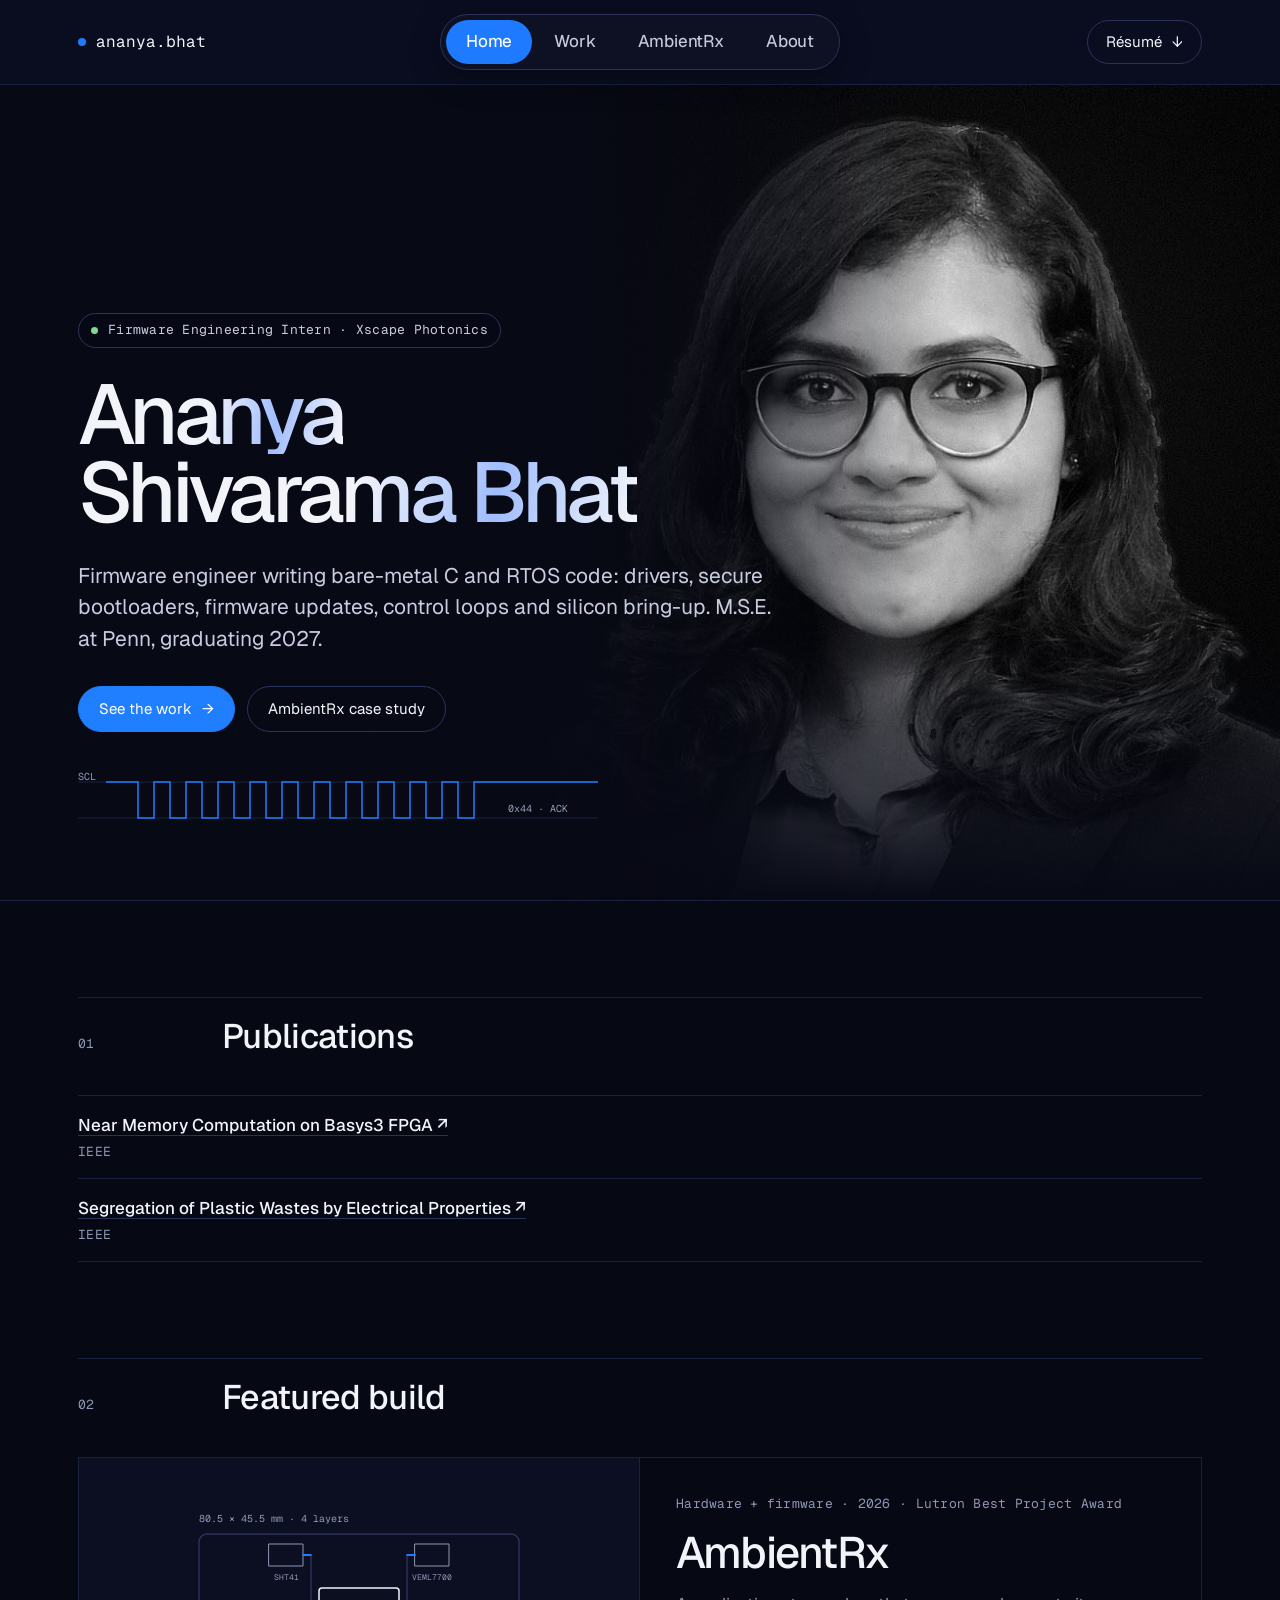
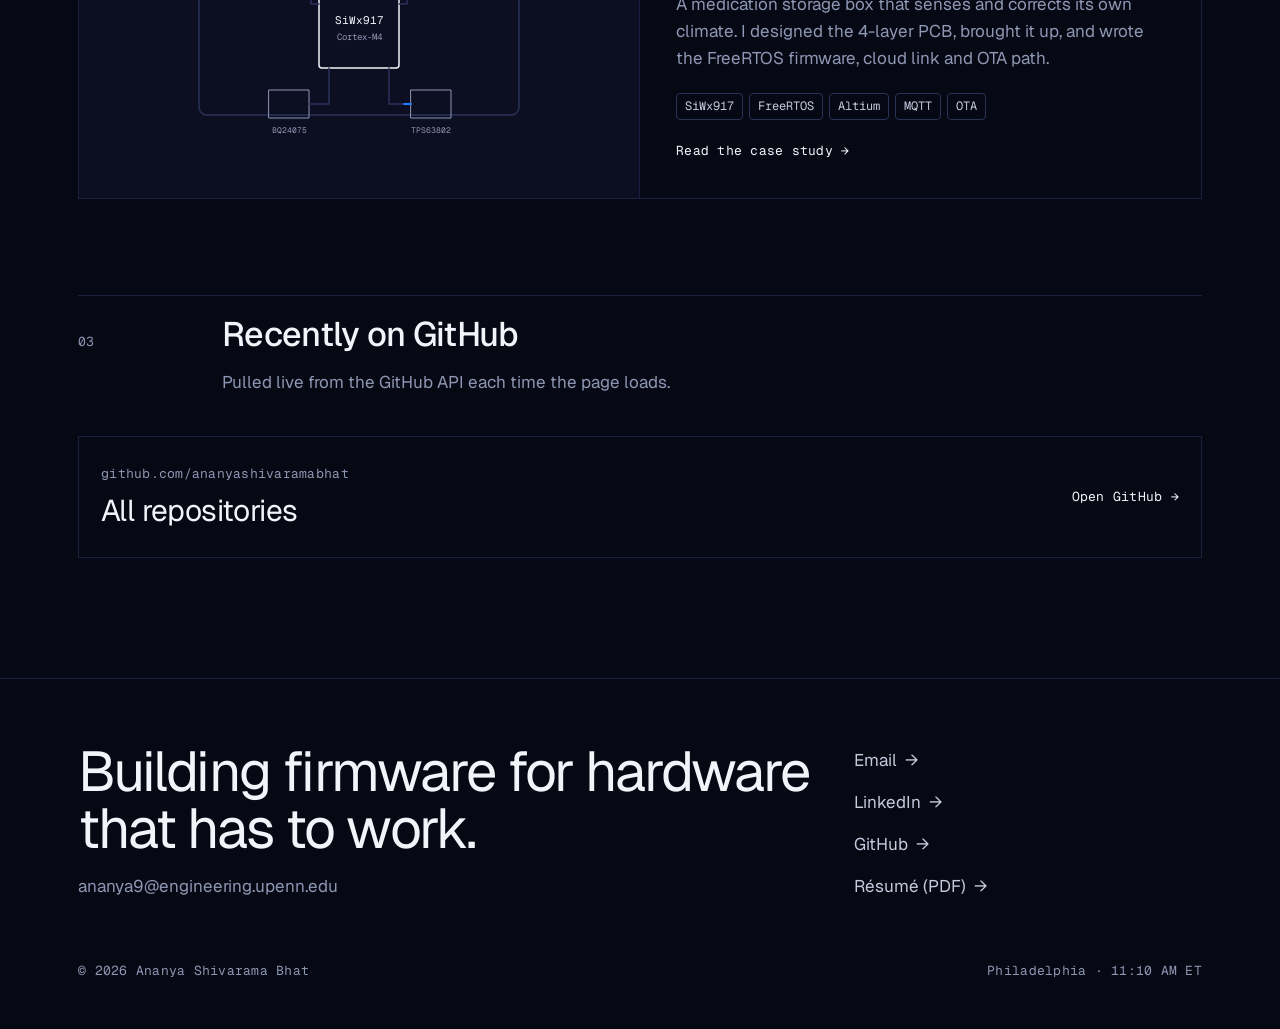
<file: index.html>
<!DOCTYPE html>
<html lang="en">
<head>
<meta charset="utf-8">
<meta name="viewport" content="width=device-width, initial-scale=1">
<link rel="icon" href="favicon.svg" type="image/svg+xml">
<title>Ananya Shivarama Bhat · Firmware Engineer</title>
<meta name="description" content="Firmware engineer: bare-metal C, RTOS, secure bootloaders, firmware updates and silicon bring-up.">
<link rel="preconnect" href="https://fonts.googleapis.com">
<link rel="preconnect" href="https://fonts.gstatic.com" crossorigin>
<link href="https://fonts.googleapis.com/css2?family=Geist:wght@300;400;500;600&family=Geist+Mono:wght@400;500&display=swap" rel="stylesheet">
<link rel="stylesheet" href="assets-site.css?v=13">
</head>
<body data-page="home">
<a class="skip" href="#main">Skip to content</a>
<header id="site-header"></header>

<main id="main">
  <section class="hero" aria-labelledby="hero-title">
    <div class="hero-photo"><img src="portrait.jpg" alt="Ananya Shivarama Bhat" style="object-position: 50% 8%"></div>
    <div class="hero-inner">
      <p class="hero-status mono"><i aria-hidden="true"></i>Firmware Engineering Intern · Xscape Photonics</p>
      <h1 id="hero-title"><span class="line"><span>Ananya</span></span><span class="line"><span>Shivarama Bhat</span></span></h1>
      <p class="hero-lede">Firmware engineer writing bare-metal C and RTOS code: drivers, secure bootloaders, firmware updates, control loops and silicon bring-up. M.S.E. at Penn, graduating 2027.</p>
      <div class="hero-actions">
        <a class="btn solid" href="work.html">See the work <span class="arrow">→</span></a>
        <a class="btn" href="ambientrx.html">AmbientRx case study</a>
      </div>
      <svg class="scope" viewBox="0 0 520 56" aria-hidden="true">
        <path class="grid" d="M0 10 H520 M0 46 H520"></path>
        <text x="0" y="8">SCL</text>
        <path class="trace" pathLength="1" d="M28 10 H60 V46 H76 V10 H92 V46 H108 V10 H124 V46 H140 V10 H156 V46 H172 V10 H188 V46 H204 V10 H220 V46 H236 V10 H252 V46 H268 V10 H284 V46 H300 V10 H316 V46 H332 V10 H348 V46 H364 V10 H380 V46 H396 V10 H520"></path>
        <text x="430" y="40">0x44 · ACK</text>
      </svg>
    </div>
  </section>


  <div class="wrap">
    <section class="section" aria-labelledby="pub-h">
      <div class="sec-head"><span class="num">01</span><h2 id="pub-h">Publications</h2></div>
      <ul class="list-plain reveal">
        <li><a href="https://ieeexplore.ieee.org/document/10731081" target="_blank" rel="noopener"><strong style="font-weight: 500">Near Memory Computation on Basys3 FPGA ↗</strong></a><span class="mono mute">IEEE</span></li>
        <li><a href="https://ieeexplore.ieee.org/document/10234729" target="_blank" rel="noopener"><strong style="font-weight: 500">Segregation of Plastic Wastes by Electrical Properties ↗</strong></a><span class="mono mute">IEEE</span></li>
      </ul>
    </section>

    <section class="section" aria-labelledby="feat-h">
      <div class="sec-head"><span class="num">02</span><h2 id="feat-h">Featured build</h2></div>
      <a class="feature reveal" href="ambientrx.html">
        <div class="feature-vis" aria-hidden="true">
          <svg viewBox="0 0 400 340" style="position: absolute; inset: 0; width: 100%; height: 100%" preserveAspectRatio="xMidYMid meet">
            <g fill="none" stroke-linecap="round" stroke-linejoin="round">
              <rect x="40" y="76" width="320" height="181" rx="8" stroke="#2A3258" stroke-width="1.5"></rect>
              <rect x="160" y="130" width="80" height="80" rx="3" stroke="#F2F4FA" stroke-width="1.5"></rect>
              <text x="200" y="166" text-anchor="middle" font-family="Geist Mono, monospace" font-size="11" fill="#F2F4FA" stroke="none">SiWx917</text>
              <text x="200" y="182" text-anchor="middle" font-family="Geist Mono, monospace" font-size="9" fill="#8E97B3" stroke="none">Cortex-M4</text>
              <rect x="110" y="86" width="34" height="22" stroke="#8E97B3"></rect><text x="127" y="122" text-anchor="middle" font-family="Geist Mono, monospace" font-size="8" fill="#8E97B3" stroke="none">SHT41</text>
              <rect x="256" y="86" width="34" height="22" stroke="#8E97B3"></rect><text x="273" y="122" text-anchor="middle" font-family="Geist Mono, monospace" font-size="8" fill="#8E97B3" stroke="none">VEML7700</text>
              <rect x="110" y="232" width="40" height="28" stroke="#8E97B3"></rect><text x="130" y="275" text-anchor="middle" font-family="Geist Mono, monospace" font-size="8" fill="#8E97B3" stroke="none">BQ24075</text>
              <rect x="252" y="232" width="40" height="28" stroke="#8E97B3"></rect><text x="272" y="275" text-anchor="middle" font-family="Geist Mono, monospace" font-size="8" fill="#8E97B3" stroke="none">TPS63802</text>
              <path d="M144 97 H152 V146 H160 M256 97 H248 V146 H240 M150 246 H170 V210 M252 246 H230 V210" stroke="#2A3258" stroke-width="1.5"></path>
              <path class="feat-sig" pathLength="1" d="M144 97 H152 V146 H160" stroke="#1E7BFF" stroke-width="2"></path>
              <path class="feat-sig b" pathLength="1" d="M256 97 H248 V146 H240" stroke="#1E7BFF" stroke-width="2"></path>
              <path class="feat-sig c" pathLength="1" d="M252 246 H230 V210" stroke="#1E7BFF" stroke-width="2"></path>
              <text x="40" y="64" font-family="Geist Mono, monospace" font-size="10" fill="#8E97B3" stroke="none">80.5 × 45.5 mm · 4 layers</text>
            </g>
          </svg>
        </div>
        <div class="feature-body">
          <div style="display: flex; flex-direction: column; gap: 14px">
            <p class="mono mute">Hardware + firmware · 2026 · Lutron Best Project Award</p>
            <h3>AmbientRx</h3>
            <p class="mute" style="font-size: 17px; max-width: 30em">A medication storage box that senses and corrects its own climate. I designed the 4-layer PCB, brought it up, and wrote the FreeRTOS firmware, cloud link and OTA path.</p>
          </div>
          <div class="tags"><span class="tag">SiWx917</span><span class="tag">FreeRTOS</span><span class="tag">Altium</span><span class="tag">MQTT</span><span class="tag">OTA</span></div>
          <span class="mono" style="display: inline-flex; gap: 8px; align-items: center">Read the case study <span class="arrow">→</span></span>
        </div>
      </a>
      <style>
        .feat-sig{stroke-dasharray:.12 .88;animation:featsig 2.6s linear infinite}
        .feat-sig.b{animation-delay:-.9s}.feat-sig.c{animation-delay:-1.7s}
        @keyframes featsig{from{stroke-dashoffset:0}to{stroke-dashoffset:-1}}
      </style>
    </section>


    <section class="section" aria-labelledby="gh-h">
      <div class="sec-head"><span class="num">03</span><h2 id="gh-h">Recently on GitHub</h2><p class="sub">Pulled live from the GitHub API each time the page loads.</p></div>
      <div class="gh-grid" id="gh"></div>
    </section>
  </div>
</main>

<footer id="site-footer"></footer>
<noscript><p class="wrap mute" style="padding: 24px 28px">Some sections load with JavaScript. Email ananya9@engineering.upenn.edu.</p></noscript>
<script src="assets-site.js?v=13" defer></script>
</body>
</html>
</file>
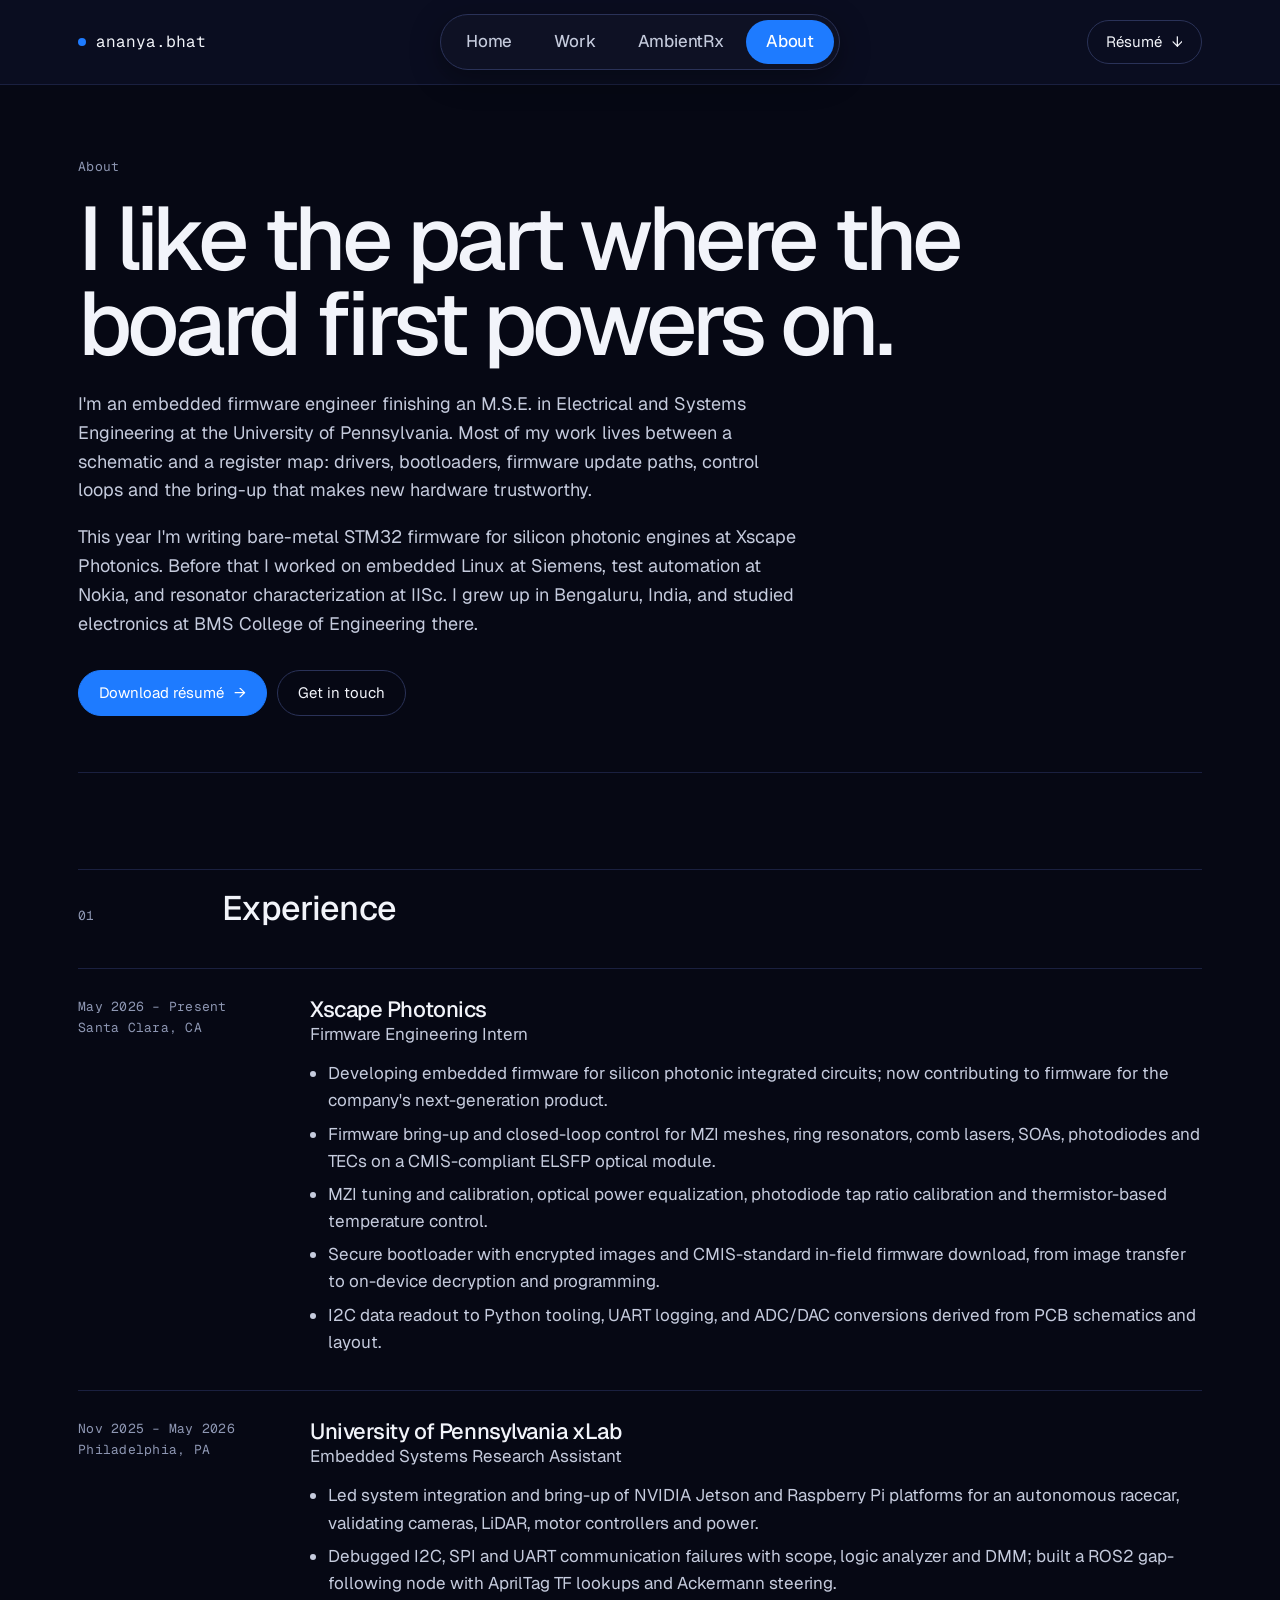
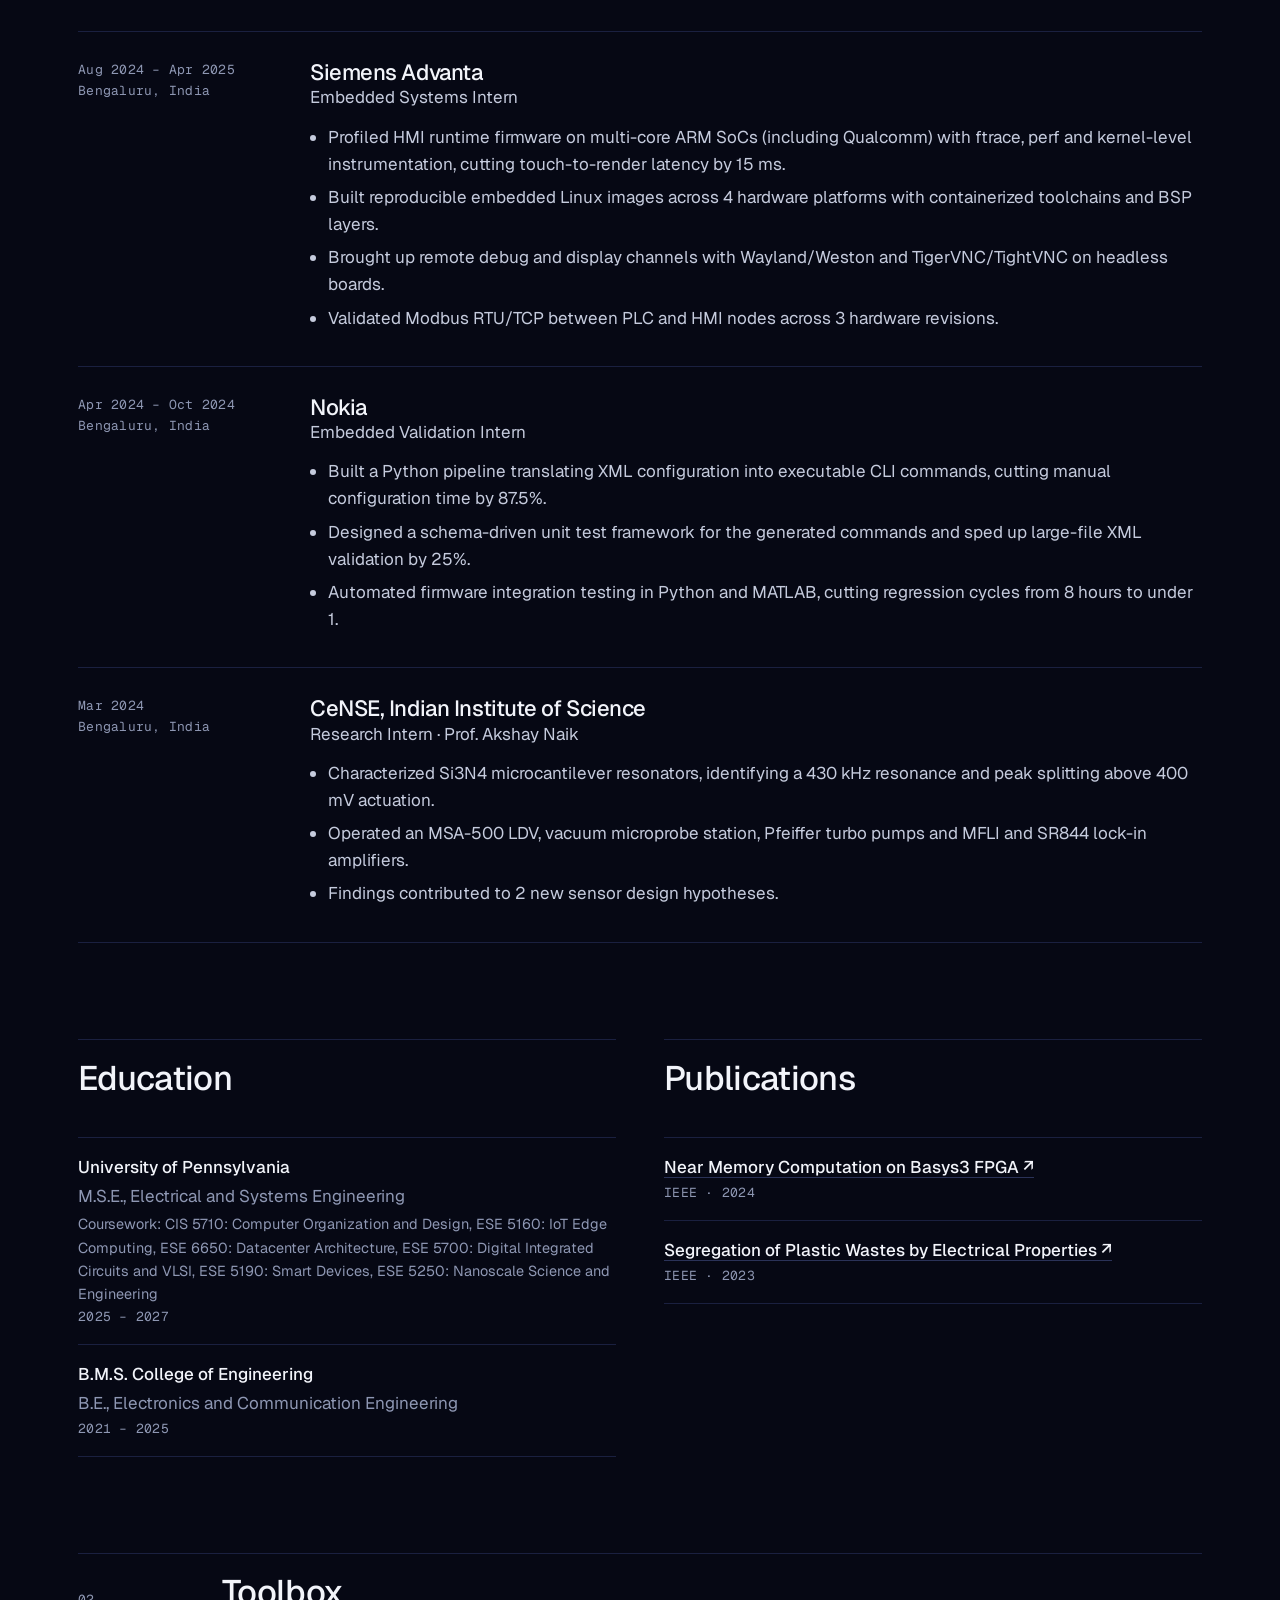
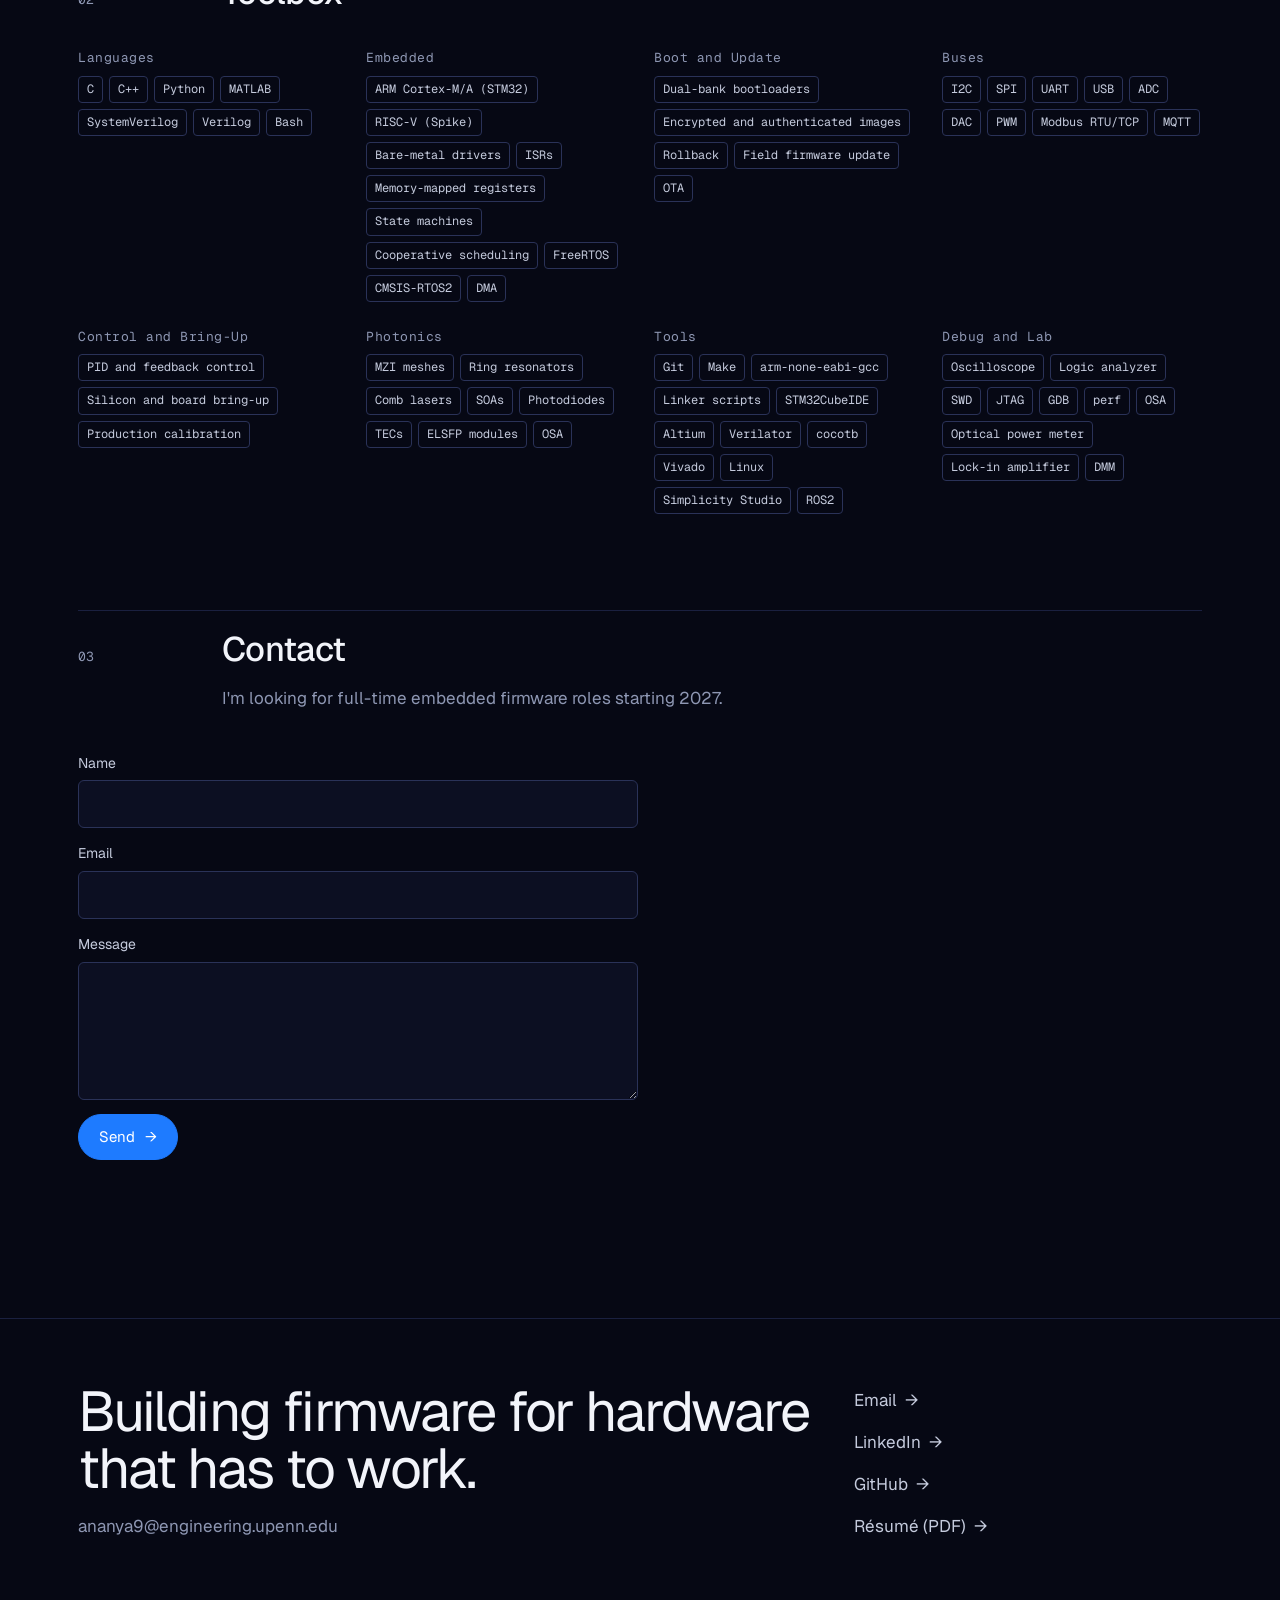
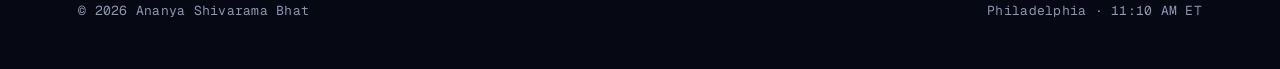
<file: about.html>
<!DOCTYPE html>
<html lang="en">
<head>
<meta charset="utf-8">
<meta name="viewport" content="width=device-width, initial-scale=1">
<link rel="icon" href="favicon.svg" type="image/svg+xml">
<title>About · Ananya Shivarama Bhat</title>
<meta name="description" content="Experience, education, publications and skills.">
<link rel="preconnect" href="https://fonts.googleapis.com">
<link rel="preconnect" href="https://fonts.gstatic.com" crossorigin>
<link href="https://fonts.googleapis.com/css2?family=Geist:wght@300;400;500;600&family=Geist+Mono:wght@400;500&display=swap" rel="stylesheet">
<link rel="stylesheet" href="assets-site.css?v=13">
</head>
<body data-page="about">
<a class="skip" href="#main">Skip to content</a>
<header id="site-header"></header>

<main id="main" class="wrap">
  <section class="cs-hero">
    <p class="mono mute">About</p>
    <h1 style="font-size: clamp(48px, 7vw, 96px); letter-spacing: -.05em; line-height: .95; margin: 18px 0 24px; max-width: 11em">I like the part where the board first powers on.</h1>
    <div class="prose" style="font-size: 18px">
      <p>I'm an embedded firmware engineer finishing an M.S.E. in Electrical and Systems Engineering at the University of Pennsylvania. Most of my work lives between a schematic and a register map: drivers, bootloaders, firmware update paths, control loops and the bring-up that makes new hardware trustworthy.</p>
      <p>This year I'm writing bare-metal STM32 firmware for silicon photonic engines at Xscape Photonics. Before that I worked on embedded Linux at Siemens, test automation at Nokia, and resonator characterization at IISc. I grew up in Bengaluru, India, and studied electronics at BMS College of Engineering there.</p>
    </div>
    <div class="links" style="margin-top: 32px">
      <a class="btn solid" href="resume.pdf?v=20261121">Download résumé <span class="arrow">→</span></a>
      <a class="btn" href="#contact">Get in touch</a>
    </div>
  </section>

  <section class="section" aria-labelledby="exp-h">
    <div class="sec-head"><span class="num">01</span><h2 id="exp-h">Experience</h2></div>
    <div class="timeline" id="jobs"></div>
  </section>

  <section class="section">
    <div class="two">
      <div>
        <div class="sec-head" style="grid-template-columns: 1fr"><h2>Education</h2></div>
        <ul class="list-plain" id="edu"></ul>
      </div>
      <div>
        <div class="sec-head" style="grid-template-columns: 1fr"><h2>Publications</h2></div>
        <ul class="list-plain" id="pubs"></ul>
      </div>
    </div>
  </section>

  <section class="section" aria-labelledby="sk-h">
    <div class="sec-head"><span class="num">02</span><h2 id="sk-h">Toolbox</h2></div>
    <div class="skills" id="skills"></div>
  </section>

  <section class="section" id="contact" aria-labelledby="ct-h">
    <div class="sec-head"><span class="num">03</span><h2 id="ct-h">Contact</h2><p class="sub">I'm looking for full-time embedded firmware roles starting 2027.</p></div>
    <form class="form" id="contact-form">
      <label>Name<input name="name" autocomplete="name" required></label>
      <label>Email<input name="email" type="email" autocomplete="email" required></label>
      <label>Message<textarea name="message" rows="5" required></textarea></label>
      <div><button class="btn solid" type="submit">Send <span class="arrow">→</span></button></div>
      <p class="form-msg" role="status"></p>
    </form>
    <p id="contact-fallback" hidden class="prose" style="font-size: 18px">The fastest way to reach me is email: <a href="mailto:ananya9@engineering.upenn.edu">ananya9@engineering.upenn.edu</a>. I'm also on <a href="https://linkedin.com/in/ananya473">LinkedIn</a>.</p>
  </section>
</main>

<footer id="site-footer"></footer>
<script src="assets-site.js?v=13" defer></script>
</body>
</html>
</file>
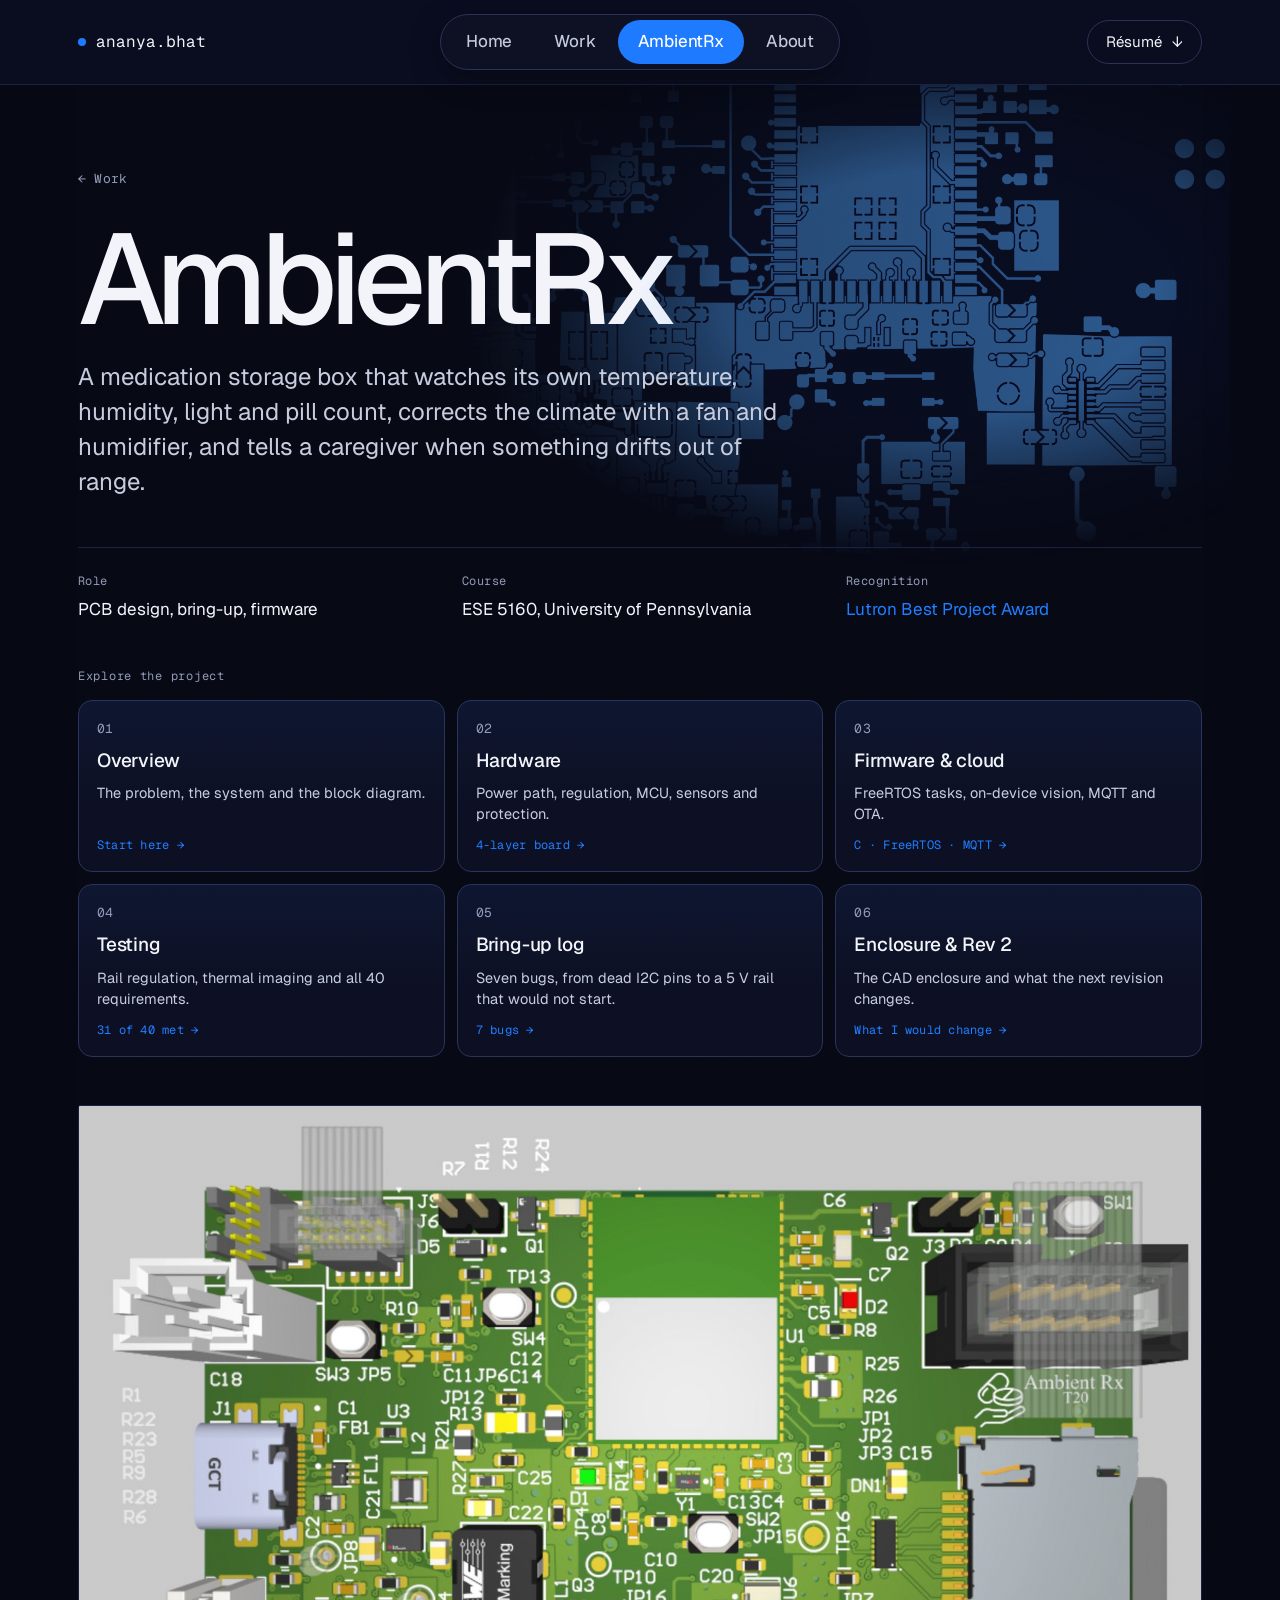
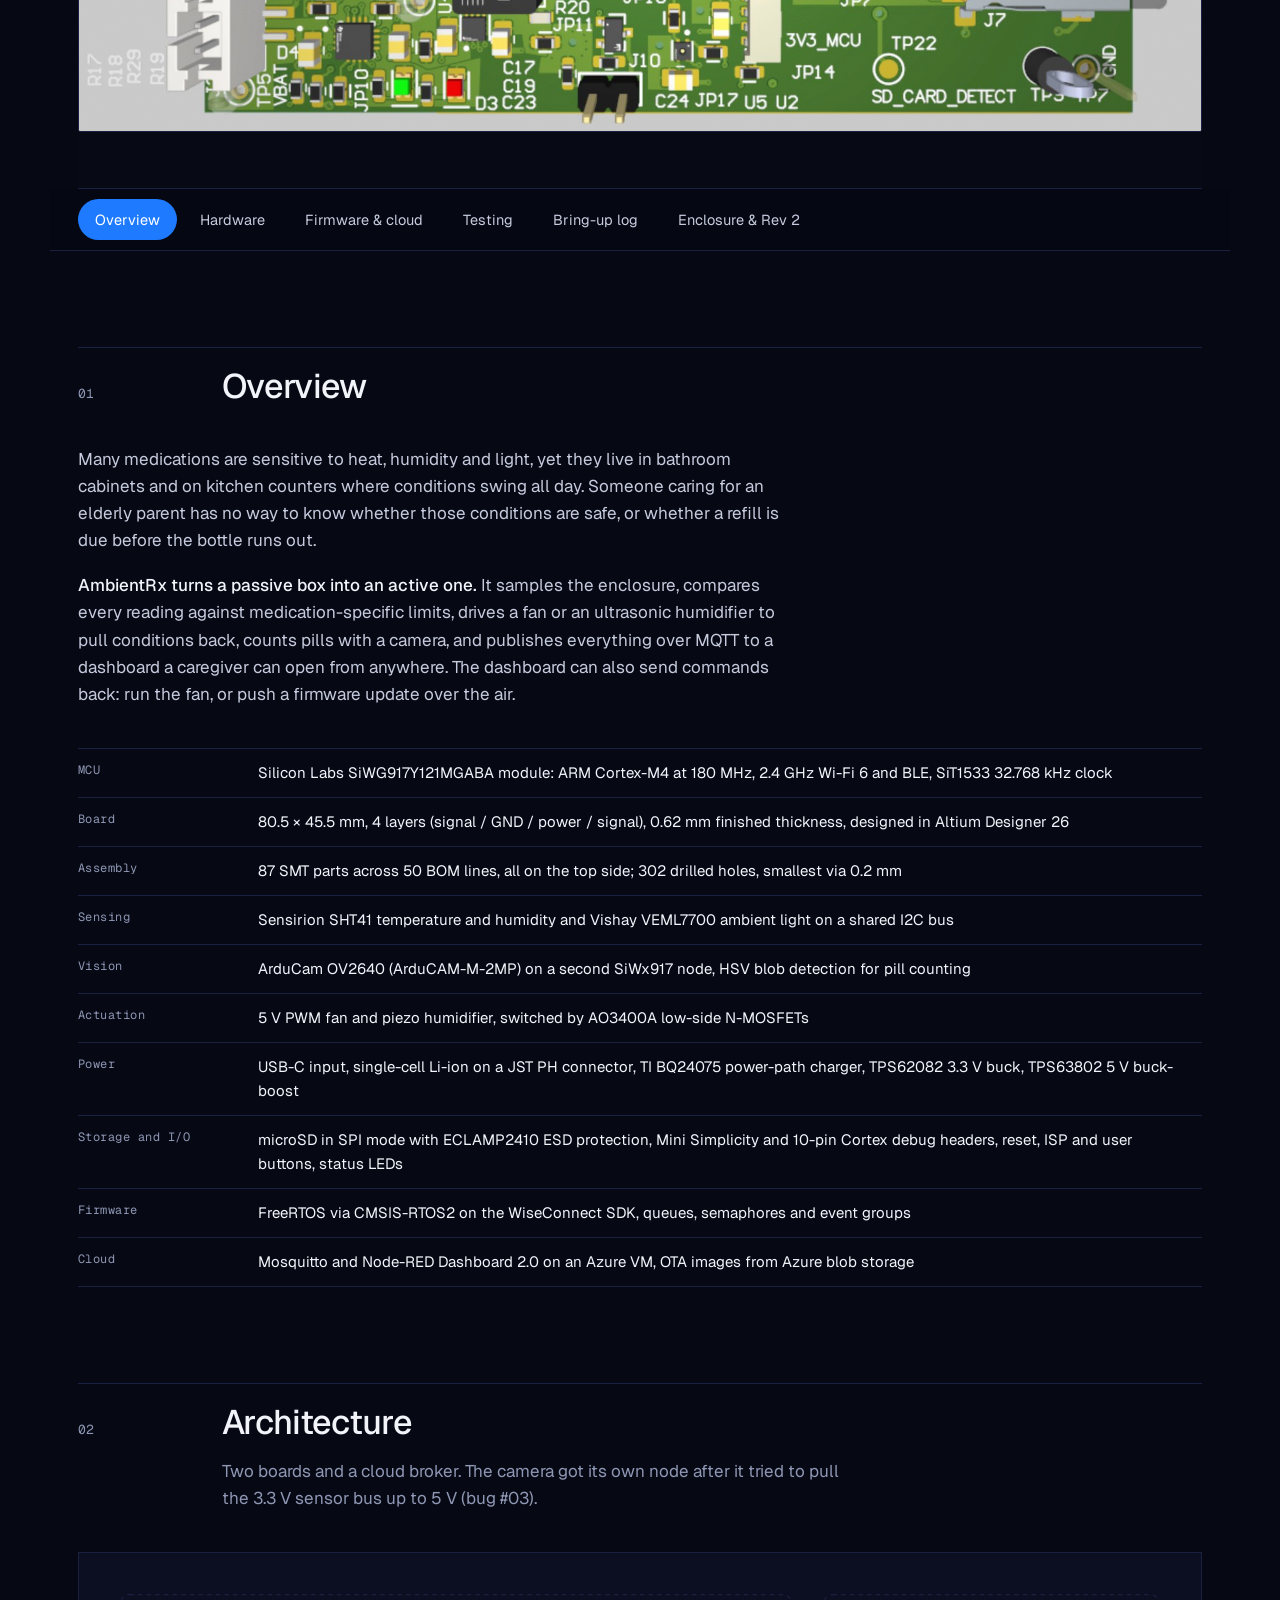
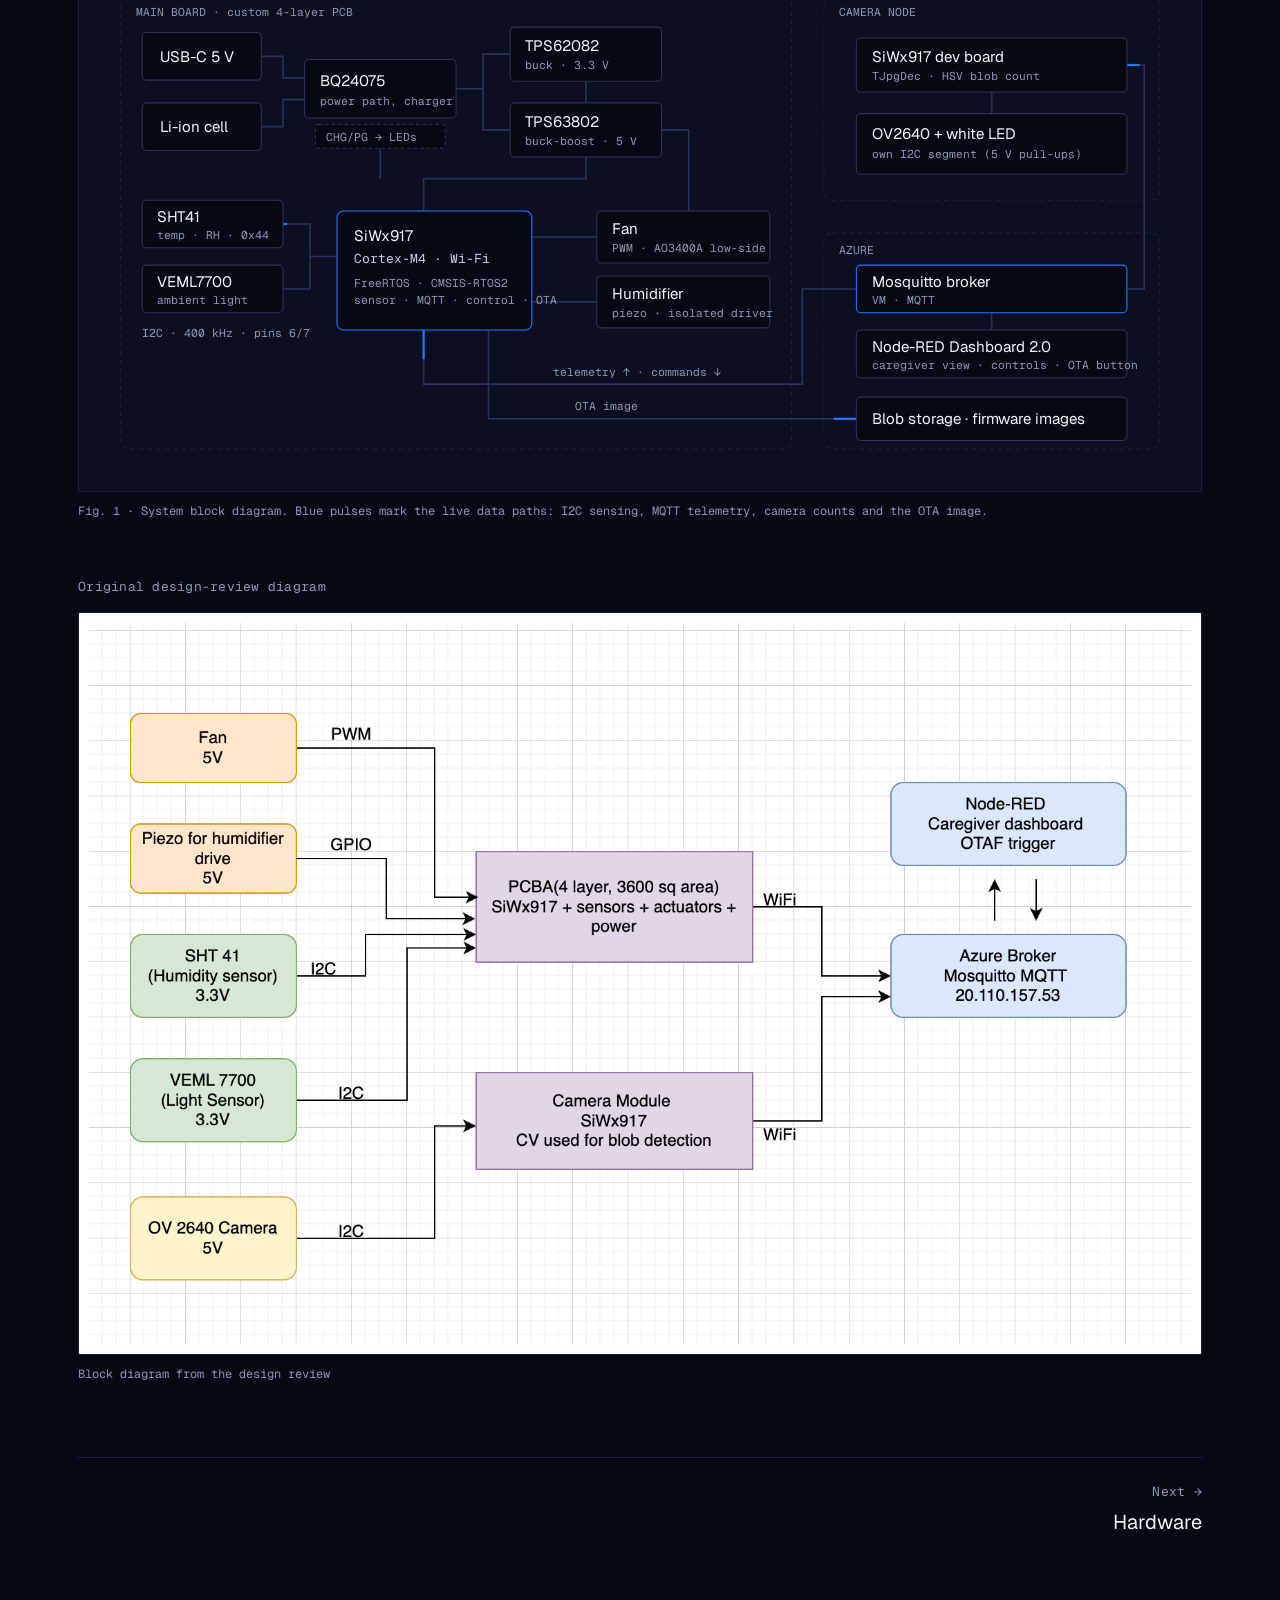
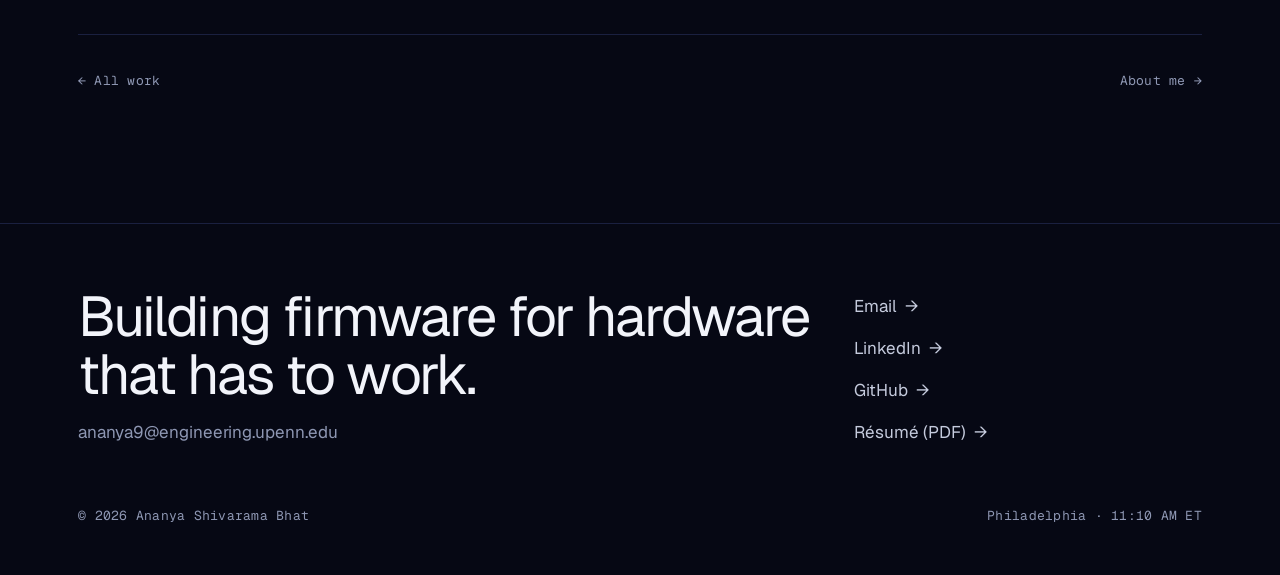
<file: ambientrx.html>
<!DOCTYPE html>
<html lang="en">
<head>
<meta charset="utf-8">
<meta name="viewport" content="width=device-width, initial-scale=1">
<link rel="icon" href="favicon.svg" type="image/svg+xml">
<title>AmbientRx · Ananya Shivarama Bhat</title>
<meta name="description" content="AmbientRx: a smart medication storage monitor with a custom 4-layer PCB, FreeRTOS firmware, MQTT telemetry and OTA updates.">
<link rel="preconnect" href="https://fonts.googleapis.com">
<link rel="preconnect" href="https://fonts.gstatic.com" crossorigin>
<link href="https://fonts.googleapis.com/css2?family=Geist:wght@300;400;500;600&family=Geist+Mono:wght@400;500&display=swap" rel="stylesheet">
<link rel="stylesheet" href="assets-site.css?v=16">
</head>
<body data-page="ambientrx">
<a class="skip" href="#main">Skip to content</a>
<header id="site-header"></header>

<main id="main" class="wrap">
  <section class="cs-hero">
    <a class="crumb mono" href="work.html"><span aria-hidden="true">←</span> Work</a>
    <h1>AmbientRx</h1>
    <p class="lede">A medication storage box that watches its own temperature, humidity, light and pill count, corrects the climate with a fan and humidifier, and tells a caregiver when something drifts out of range.</p>
    <dl class="cs-meta" style="margin-bottom: 0">
      <div><dt>Role</dt><dd style="margin: 0">PCB design, bring-up, firmware</dd></div>
      <div><dt>Course</dt><dd style="margin: 0">ESE 5160, University of Pennsylvania</dd></div>
      <div><dt>Recognition</dt><dd style="margin: 0"><span class="accent">Lutron Best Project Award</span></dd></div>
    </dl>
    <div class="media" id="m-hero" style="margin-top: 48px"></div>
  </section>

  <div class="cs-layout">
    <nav class="toc" aria-label="On this page">
      <a href="#overview">01 Overview</a>
      <a href="#architecture">02 Architecture</a>
      <a href="#hardware">03 Hardware design</a>
      <a href="#schematics">04 Schematics</a>
      <a href="#layout">05 PCB layout</a>
      <a href="#power-test">06 Power and thermal</a>
      <a href="#firmware">07 Firmware</a>
      <a href="#cloud">08 Cloud</a>
      <a href="#bringup">09 Bring-up log</a>
      <a href="#validation">10 Validation</a>
      <a href="#gallery">11 Enclosure</a>
      <a href="#rev2">12 Rev 2</a>
    </nav>

    <div>
      <section class="section" id="overview">
        <div class="sec-head"><span class="num">01</span><h2>Overview</h2></div>
        <div class="prose reveal">
          <p>Many medications are sensitive to heat, humidity and light, yet they live in bathroom cabinets and on kitchen counters where conditions swing all day. Someone caring for an elderly parent has no way to know whether those conditions are safe, or whether a refill is due before the bottle runs out.</p>
          <p><strong>AmbientRx turns a passive box into an active one.</strong> It samples the enclosure, compares every reading against medication-specific limits, drives a fan or an ultrasonic humidifier to pull conditions back, counts pills with a camera, and publishes everything over MQTT to a dashboard a caregiver can open from anywhere. The dashboard can also send commands back: run the fan, or push a firmware update over the air.</p>
        </div>
        <div class="table-scroll reveal" style="margin-top: 40px">
          <table class="spec">
            <tbody>
              <tr><th scope="row">MCU</th><td>Silicon Labs SiWG917Y121MGABA module: ARM Cortex-M4 at 180 MHz, 2.4 GHz Wi-Fi 6 and BLE, SiT1533 32.768 kHz clock</td></tr>
              <tr><th scope="row">Board</th><td>80.5 × 45.5 mm, 4 layers (signal / GND / power / signal), 0.62 mm finished thickness, designed in Altium Designer 26</td></tr>
              <tr><th scope="row">Assembly</th><td>87 SMT parts across 50 BOM lines, all on the top side; 302 drilled holes, smallest via 0.2 mm</td></tr>
              <tr><th scope="row">Sensing</th><td>Sensirion SHT41 temperature and humidity and Vishay VEML7700 ambient light on a shared I2C bus</td></tr>
              <tr><th scope="row">Vision</th><td>ArduCam OV2640 (ArduCAM-M-2MP) on a second SiWx917 node, HSV blob detection for pill counting</td></tr>
              <tr><th scope="row">Actuation</th><td>5 V PWM fan and piezo humidifier, switched by AO3400A low-side N-MOSFETs</td></tr>
              <tr><th scope="row">Power</th><td>USB-C input, single-cell Li-ion on a JST PH connector, TI BQ24075 power-path charger, TPS62082 3.3 V buck, TPS63802 5 V buck-boost</td></tr>
              <tr><th scope="row">Storage and I/O</th><td>microSD in SPI mode with ECLAMP2410 ESD protection, Mini Simplicity and 10-pin Cortex debug headers, reset, ISP and user buttons, status LEDs</td></tr>
              <tr><th scope="row">Firmware</th><td>FreeRTOS via CMSIS-RTOS2 on the WiseConnect SDK, queues, semaphores and event groups</td></tr>
              <tr><th scope="row">Cloud</th><td>Mosquitto and Node-RED Dashboard 2.0 on an Azure VM, OTA images from Azure blob storage</td></tr>
            </tbody>
          </table>
        </div>
      </section>

      <section class="section" id="architecture">
        <div class="sec-head"><span class="num">02</span><h2>Architecture</h2><p class="sub">Two boards and a cloud broker. The camera got its own node after it tried to pull the 3.3 V sensor bus up to 5 V (bug #03).</p></div>
        <figure class="reveal" style="margin: 0">
          <div class="diagram">
            <svg viewBox="0 0 1000 460" role="img" aria-label="System block diagram: power path, SiWx917 main board with sensors and actuators, separate camera node, and Azure cloud with Mosquitto, Node-RED and blob storage for OTA">
              <rect class="grp" x="20" y="20" width="620" height="420" rx="8"></rect>
              <text class="s" x="34" y="40">MAIN BOARD · custom 4-layer PCB</text>
              <rect class="grp" x="670" y="20" width="310" height="190" rx="8"></rect>
              <text class="s" x="684" y="40">CAMERA NODE</text>
              <rect class="grp" x="670" y="240" width="310" height="200" rx="8"></rect>
              <text class="s" x="684" y="260">AZURE</text>

              <path class="wire" d="M150 77 H170 V97 H190"></path>
              <path class="wire" d="M150 142 H170 V117 H190"></path>
              <path class="wire" d="M330 107 H355 V75 H380"></path>
              <path class="wire" d="M355 107 V145 H380"></path>
              <path class="wire" d="M450 100 V190 H300 V220"></path>
              <path class="wire" d="M520 145 H545 V220"></path>
              <path class="wire" d="M170 232 H195 V262 H220"></path>
              <path class="wire" d="M170 292 H195 V262"></path>
              <path class="wire" d="M400 244 H460"></path>
              <path class="wire" d="M400 304 H460"></path>
              <path class="wire" d="M300 330 V380 H650 V292 H700"></path>
              <path class="wire" d="M700 412 H360 V330"></path>
              <path class="wire" d="M825 110 V130"></path>
              <path class="wire" d="M950 85 H966 V292 H950"></path>
              <path class="wire" d="M825 314 V330"></path>
              <path class="wire" d="M260 162 V190"></path>

              <path class="sig" pathLength="1" d="M170 232 H195 V262 H220"></path>
              <path class="sig b" pathLength="1" d="M300 330 V380 H650 V292 H700"></path>
              <path class="sig c" pathLength="1" d="M950 85 H966 V292 H950"></path>
              <path class="sig" pathLength="1" d="M700 412 H360 V330" style="animation-duration: 4.5s"></path>

              <rect class="box" x="40" y="55" width="110" height="44" rx="4"></rect><text class="h" x="56" y="82">USB-C 5 V</text>
              <rect class="box" x="40" y="120" width="110" height="44" rx="4"></rect><text class="h" x="56" y="147">Li-ion cell</text>
              <rect class="box" x="190" y="80" width="140" height="54" rx="4"></rect><text class="h" x="204" y="104">BQ24075</text><text class="s" x="204" y="122">power path, charger</text>
              <rect class="box" x="380" y="50" width="140" height="50" rx="4"></rect><text class="h" x="394" y="72">TPS62082</text><text class="s" x="394" y="89">buck · 3.3 V</text>
              <rect class="box" x="380" y="120" width="140" height="50" rx="4"></rect><text class="h" x="394" y="142">TPS63802</text><text class="s" x="394" y="159">buck-boost · 5 V</text>
              <rect class="box" x="200" y="140" width="120" height="22" rx="3" style="stroke-dasharray: 3 3"></rect><text class="s" x="210" y="155">CHG/PG → LEDs</text>

              <rect class="box key" x="220" y="220" width="180" height="110" rx="6"></rect>
              <text class="h" x="236" y="248">SiWx917</text>
              <text x="236" y="268">Cortex-M4 · Wi-Fi</text>
              <text class="s" x="236" y="290">FreeRTOS · CMSIS-RTOS2</text>
              <text class="s" x="236" y="306">sensor · MQTT · control · OTA</text>

              <rect class="box" x="40" y="210" width="130" height="44" rx="4"></rect><text class="h" x="54" y="230">SHT41</text><text class="s" x="54" y="246">temp · RH · 0x44</text>
              <rect class="box" x="40" y="270" width="130" height="44" rx="4"></rect><text class="h" x="54" y="290">VEML7700</text><text class="s" x="54" y="306">ambient light</text>
              <text class="s" x="40" y="336">I2C · 400 kHz · pins 6/7</text>

              <rect class="box" x="460" y="220" width="160" height="48" rx="4"></rect><text class="h" x="474" y="241">Fan</text><text class="s" x="474" y="258">PWM · AO3400A low-side</text>
              <rect class="box" x="460" y="280" width="160" height="48" rx="4"></rect><text class="h" x="474" y="301">Humidifier</text><text class="s" x="474" y="318">piezo · isolated driver</text>

              <text class="s" x="420" y="372">telemetry ↑ · commands ↓</text>
              <text class="s" x="440" y="404">OTA image</text>

              <rect class="box" x="700" y="60" width="250" height="50" rx="4"></rect><text class="h" x="714" y="82">SiWx917 dev board</text><text class="s" x="714" y="99">TJpgDec · HSV blob count</text>
              <rect class="box" x="700" y="130" width="250" height="56" rx="4"></rect><text class="h" x="714" y="153">OV2640 + white LED</text><text class="s" x="714" y="171">own I2C segment (5 V pull-ups)</text>

              <rect class="box key" x="700" y="270" width="250" height="44" rx="4"></rect><text class="h" x="714" y="290">Mosquitto broker</text><text class="s" x="714" y="306">VM · MQTT</text>
              <rect class="box" x="700" y="330" width="250" height="44" rx="4"></rect><text class="h" x="714" y="350">Node-RED Dashboard 2.0</text><text class="s" x="714" y="366">caregiver view · controls · OTA button</text>
              <rect class="box" x="700" y="392" width="250" height="40" rx="4"></rect><text class="h" x="714" y="417">Blob storage · firmware images</text>
            </svg>
          </div>
          <figcaption>Fig. 1 · System block diagram. Blue pulses mark the live data paths: I2C sensing, MQTT telemetry, camera counts and the OTA image.</figcaption>
        </figure>
        <p class="sub-h">Original design-review diagram</p>
        <div class="media" id="m-arch"></div>
      </section>

      <section class="section" id="hardware">
        <div class="sec-head"><span class="num">03</span><h2>Hardware design</h2><p class="sub">One Li-ion cell, two regulated rails, a Wi-Fi MCU module, two sensors on a shared bus, switched actuators, storage and debug, all on one 4-layer board.</p></div>
        <div class="prose reveal">
          <p><strong>Input and protection.</strong> USB-C (GCT USB4110) with 5.1 kΩ CC pull-downs, a TDK ferrite bead on VBUS and an ST USBUF02W6 RC filter on D+ and D−, wired to the USB 1.1/2.0 recommendation.</p>
          <p><strong>Charging and power path.</strong> The TI BQ24075 charges the cell from USB and switches the system to battery with no dropout; hot-unplugging USB never reset the MCU. Strapping jumpers set the USB input limit to 500 mA, I<sub>LIM</sub> to 1.42 A (1610 / 1.13 kΩ) and fast-charge current to 0.788 A (890 / 1.13 kΩ).</p>
          <p><strong>Regulation.</strong> A TPS62082 buck with a 0.47 µH Murata inductor makes 3.3 V for the MCU and sensors. A TPS63802 buck-boost with a 1 µH Würth inductor makes 5 V for the fan, humidifier and camera, so 5 V holds across the full battery voltage range. Jumpers on the input, 3.3 V and 5 V rails let each one be isolated during bring-up, and test points sit on the key power and USB nets.</p>
          <p><strong>MCU.</strong> The SiWG917Y module carries the Cortex-M4 and radio. Each supply domain (VBATT, IOVDD, SDIO and ULP I/O) gets its own decoupling, and a SiTime SiT1533 provides the 32.768 kHz clock. The ground plane is cut back under the module's antenna.</p>
          <p><strong>Sensors.</strong> SHT41 and VEML7700 share one I2C bus and one set of pull-ups.</p>
          <p><strong>Actuators.</strong> Three AO3400A N-MOSFETs switch the 5 V loads low-side. The first fan driver was high-side and could not fully enhance the MOSFET, so we reworked it to the low-side topology, which gave clean PWM.</p>
          <p><strong>Storage, debug and I/O.</strong> A Würth push-push microSD socket runs in SPI mode, with a Semtech ECLAMP2410 in series for ESD protection and pull-ups, plus a card-detect line. A Samtec Mini Simplicity header carries SWD, the virtual COM UART and packet trace, and a 10-pin Cortex header supports a Segger J-Link. Reset, ISP, user and interrupt buttons and two green and two red LEDs round it out.</p>
        </div>
      </section>

      <section class="section" id="schematics">
        <div class="sec-head"><span class="num">04</span><h2>Schematics</h2><p class="sub">Eight hierarchical sheets from the release package. Click any sheet to read it full size.</p></div>
        <div class="media" id="m-schematics"></div>
      </section>

      <section class="section" id="layout">
        <div class="sec-head"><span class="num">05</span><h2>PCB layout</h2><p class="sub">Rendered directly from the release Gerbers, all four copper layers viewed from the top.</p></div>
        <div class="two" style="align-items: start">
          <div class="reveal">
            <p class="mono mute" style="margin-bottom: 12px">Stackup · 0.62 mm total</p>
            <div class="stack" style="max-width: none">
              <div class="layer"><span class="sw" style="background: #2A3258"></span><span>Top solder mask</span><span>0.01 mm</span></div>
              <div class="layer"><span class="sw" style="background: #5AA2FF"></span><span>L1 · Top signal</span><span>0.04 mm Cu</span></div>
              <div class="layer"><span class="sw" style="background: #141936"></span><span>Prepreg PP-006</span><span>0.07 mm</span></div>
              <div class="layer"><span class="sw" style="background: #3D74E8"></span><span>L2 · GND plane</span><span>0.04 mm Cu</span></div>
              <div class="layer"><span class="sw" style="background: #141936"></span><span>FR-4 core</span><span>0.32 mm</span></div>
              <div class="layer"><span class="sw" style="background: #8FB8FF"></span><span>L3 · Power plane</span><span>0.04 mm Cu</span></div>
              <div class="layer"><span class="sw" style="background: #141936"></span><span>Prepreg PP-006</span><span>0.07 mm</span></div>
              <div class="layer"><span class="sw" style="background: #6F86E0"></span><span>L4 · Bottom signal</span><span>0.04 mm Cu</span></div>
              <div class="layer"><span class="sw" style="background: #2A3258"></span><span>Bottom solder mask</span><span>0.01 mm</span></div>
            </div>
          </div>
          <div class="prose reveal">
            <p><strong>L1, top signal.</strong> Every component sits here, 87 placements in all. The SiWG917 module is in the center, the power section is packed into the lower left, the microSD socket is on the right, and the debug headers sit at the top left.</p>
            <p><strong>L2, ground.</strong> A solid reference plane under the whole top layer, with a cut-out under the module's antenna.</p>
            <p><strong>L3, power.</strong> Split pours that carry the 3.3 V, 5 V and battery-side rails to their loads.</p>
            <p><strong>L4, bottom signal.</strong> Escape routing and longer runs, with a ground pour around the module area.</p>
            <p><strong>Drill.</strong> 302 holes. 178 are 0.2 mm vias, and the largest is a 1.6 mm plated hole; there are also three non-plated holes and one slot.</p>
          </div>
        </div>
        <p class="sub-h">Copper layers rendered from the Gerbers</p>
        <div class="media" id="m-layers"></div>
        <p class="sub-h">Copper layers in Altium</p>
        <div class="media" id="m-altium"></div>
        <p class="sub-h">Fabrication and assembly drawings</p>
        <div class="media" id="m-fab"></div>
        <p class="sub-h">Built board and Altium renders</p>
        <div class="media" id="m-board"></div>
      </section>

      <section class="section" id="power-test">
        <div class="sec-head"><span class="num">06</span><h2>Power and thermal testing</h2></div>
        <figure style="margin: 0">
          <p class="mono mute" style="margin-bottom: 12px">5 V rail under load</p>
          <div class="chart" id="load-chart"></div>
          <figcaption>Fig. 2 · The 5 V rail held within 60 mV from 10% to 120% of rated load, inside the 100 mV budget, and stayed graceful at 20% overload.</figcaption>
        </figure>
        <p class="sub-h">Thermal camera under the same load steps</p>
        <div class="media four" id="m-thermal"></div>
        <p class="mute" style="margin-top: 16px; max-width: 720px">The thermal camera spot reading moved from 21.4 °C at 10% load to 21.8 °C at 120%.</p>
      </section>

      <section class="section" id="firmware">
        <div class="sec-head"><span class="num">07</span><h2>Firmware</h2><p class="sub">FreeRTOS through CMSIS-RTOS2 on the WiseConnect SDK. Tasks talk only through queues, semaphores and event groups, with no shared globals.</p></div>
        <div class="tasks reveal">
          <div class="task"><h4>sensor_task</h4><p>Periodic non-blocking I2C reads of the SHT41 and VEML7700. Compares every sample to medication limits and raises fan, humidifier or light events.</p></div>
          <div class="task"><h4>control_task</h4><p>Owns the fan PWM and humidifier line. Acts within 5 s of a breach and within 1 s of a dashboard command, without blocking sensing.</p></div>
          <div class="task"><h4>mqtt_task</h4><p>Publishes telemetry and alerts, subscribes to <span class="mono">ambrx/cooling/control</span>. Waits on a Wi-Fi-up event group so it never races the network join.</p></div>
          <div class="task"><h4>ota_handler</h4><p>Dispatched by the MQTT task within 1 s of the dashboard's OTA command. Fetches the image over HTTP, flashes it and reboots into it.</p></div>
          <div class="task"><h4>camera_task</h4><p>On the camera node. Triggers on a 60 s schedule or a removal event and pushes the pill count to the publisher through a queue.</p></div>
        </div>

        <div style="margin-top: 48px" class="reveal">
          <p class="mono mute" style="margin-bottom: 14px">Pill counting on a Cortex-M4</p>
          <div class="pipeline" aria-label="Pill counting pipeline">
            <span class="step">trigger</span><span class="sep">→</span>
            <span class="step">LED on</span><span class="sep">→</span>
            <span class="step">OV2640 · QQVGA JPEG</span><span class="sep">→</span>
            <span class="step">TJpgDec</span><span class="sep">→</span>
            <span class="step">RGB → HSV</span><span class="sep">→</span>
            <span class="step">threshold</span><span class="sep">→</span>
            <span class="step">blob label</span><span class="sep">→</span>
            <span class="step">count → queue</span><span class="sep">→</span>
            <span class="step">MQTT</span>
          </div>
          <div class="prose" style="margin-top: 20px">
            <p>The spec asked for on-device ML. The SiWx917 was already saturated by JPEG decode, colour conversion and labelling at QQVGA, so we used classical HSV blob detection instead. It finishes inside the 2 s budget, but accuracy depends on pill colour and lighting. That limit is the main reason Rev 2 changes the architecture rather than tuning the algorithm.</p>
          </div>
        </div>
      </section>

      <section class="section" id="cloud">
        <div class="sec-head"><span class="num">08</span><h2>Cloud</h2></div>
        <div class="prose reveal">
          <p>Telemetry goes over MQTT to a Mosquitto broker on an Azure VM. Node-RED with Dashboard 2.0 turns it into a caregiver view of live temperature, humidity, light and pill count, plus refill and out-of-range alerts.</p>
          <p>Control flows the other way. Dashboard toggles publish to the device to run the fan or humidifier, and an OTA button tells the board to pull a new image from Azure blob storage, flash it and reboot, so a deployed box can be patched without anyone touching it.</p>
        </div>
        <div class="media" id="m-cloud" style="margin-top: 40px"></div>
      </section>

      <section class="section" id="bringup">
        <div class="sec-head"><span class="num">09</span><h2>Bring-up log</h2><p class="sub">Each subsystem worked alone long before the whole system did. Most of the time went into the seams, and into proving the datasheet wrong.</p></div>
        <div class="bugs" id="bugs"></div>
        <p class="sub-h">From the bench</p>
        <div class="media" id="m-bench"></div>
      </section>

      <section class="section" id="validation">
        <div class="sec-head"><span class="num">10</span><h2>Validation</h2><p class="sub">Every hardware and software requirement, scored against what the prototype actually did and how it was tested.</p></div>
        <div class="reveal">
          <div class="score" id="score" aria-hidden="true"></div>
          <div class="legend" id="legend"></div>
        </div>
        <div class="filters" id="req-filters" role="group" aria-label="Filter requirements" style="margin-top: 28px"></div>
        <div class="table-scroll">
          <table class="req">
            <thead><tr><th scope="col">ID</th><th scope="col">Requirement</th><th scope="col">Status</th><th scope="col">How it was tested</th></tr></thead>
            <tbody id="req-body"></tbody>
          </table>
        </div>
        <p class="mute" style="margin-top: 18px; max-width: 720px">The two unmet items share one cause: the BQ24075 charge-status pins went to LEDs instead of MCU GPIOs. One Rev 2 routing change fixes both.</p>
      </section>

      <section class="section" id="gallery">
        <div class="sec-head"><span class="num">11</span><h2>Enclosure</h2><p class="sub">Modelled in CAD to hold the PCBA, camera node, fan and humidifier reservoir, with USB-C access and a window for the status LEDs.</p></div>
        <div class="media" id="m-enclosure"></div>
      </section>

      <section class="section" id="rev2">
        <div class="sec-head"><span class="num">12</span><h2>What Rev 2 changes</h2></div>
        <div class="next reveal">
          <div><h4>Move vision off the MCU</h4><p>Stream compressed frames to an edge service, or move to an SoC with an NPU.</p></div>
          <div><h4>Level-shifted I2C bridge</h4><p>Bring the camera back onto the main board without dragging the sensor bus to 5 V.</p></div>
          <div><h4>Charge status to GPIO</h4><p>Route CHG and PG to interrupt pins, closing HRS-17 and SRS-17.</p></div>
          <div><h4>TLS client certificates</h4><p>Replace username and password MQTT auth.</p></div>
          <div><h4>Local logging</h4><p>microSD buffering so a Wi-Fi outage loses no data.</p></div>
          <div><h4>Board-support shim</h4><p>Freeze the SDK on day one and keep application code off SDK-specific symbols.</p></div>
          <div><h4>Plan for bring-up</h4><p>Test points on every rail, gate and I2C segment, and populate two boards from the first run.</p></div>
        </div>
        <div class="links" id="cs-links" style="margin-top: 40px"></div>
      </section>

      <nav class="section" aria-label="More work" style="display: flex; flex-wrap: wrap; justify-content: space-between; gap: 16px; border-top: 1px solid var(--line); margin-top: 96px; padding-top: 24px">
        <a class="crumb mono" href="work.html"><span aria-hidden="true">←</span> All work</a>
        <a class="crumb mono" href="about.html">About me <span class="arrow">→</span></a>
      </nav>
    </div>
  </div>
</main>

<footer id="site-footer"></footer>
<script src="assets-site.js?v=16" defer></script>
</body>
</html>
</file>
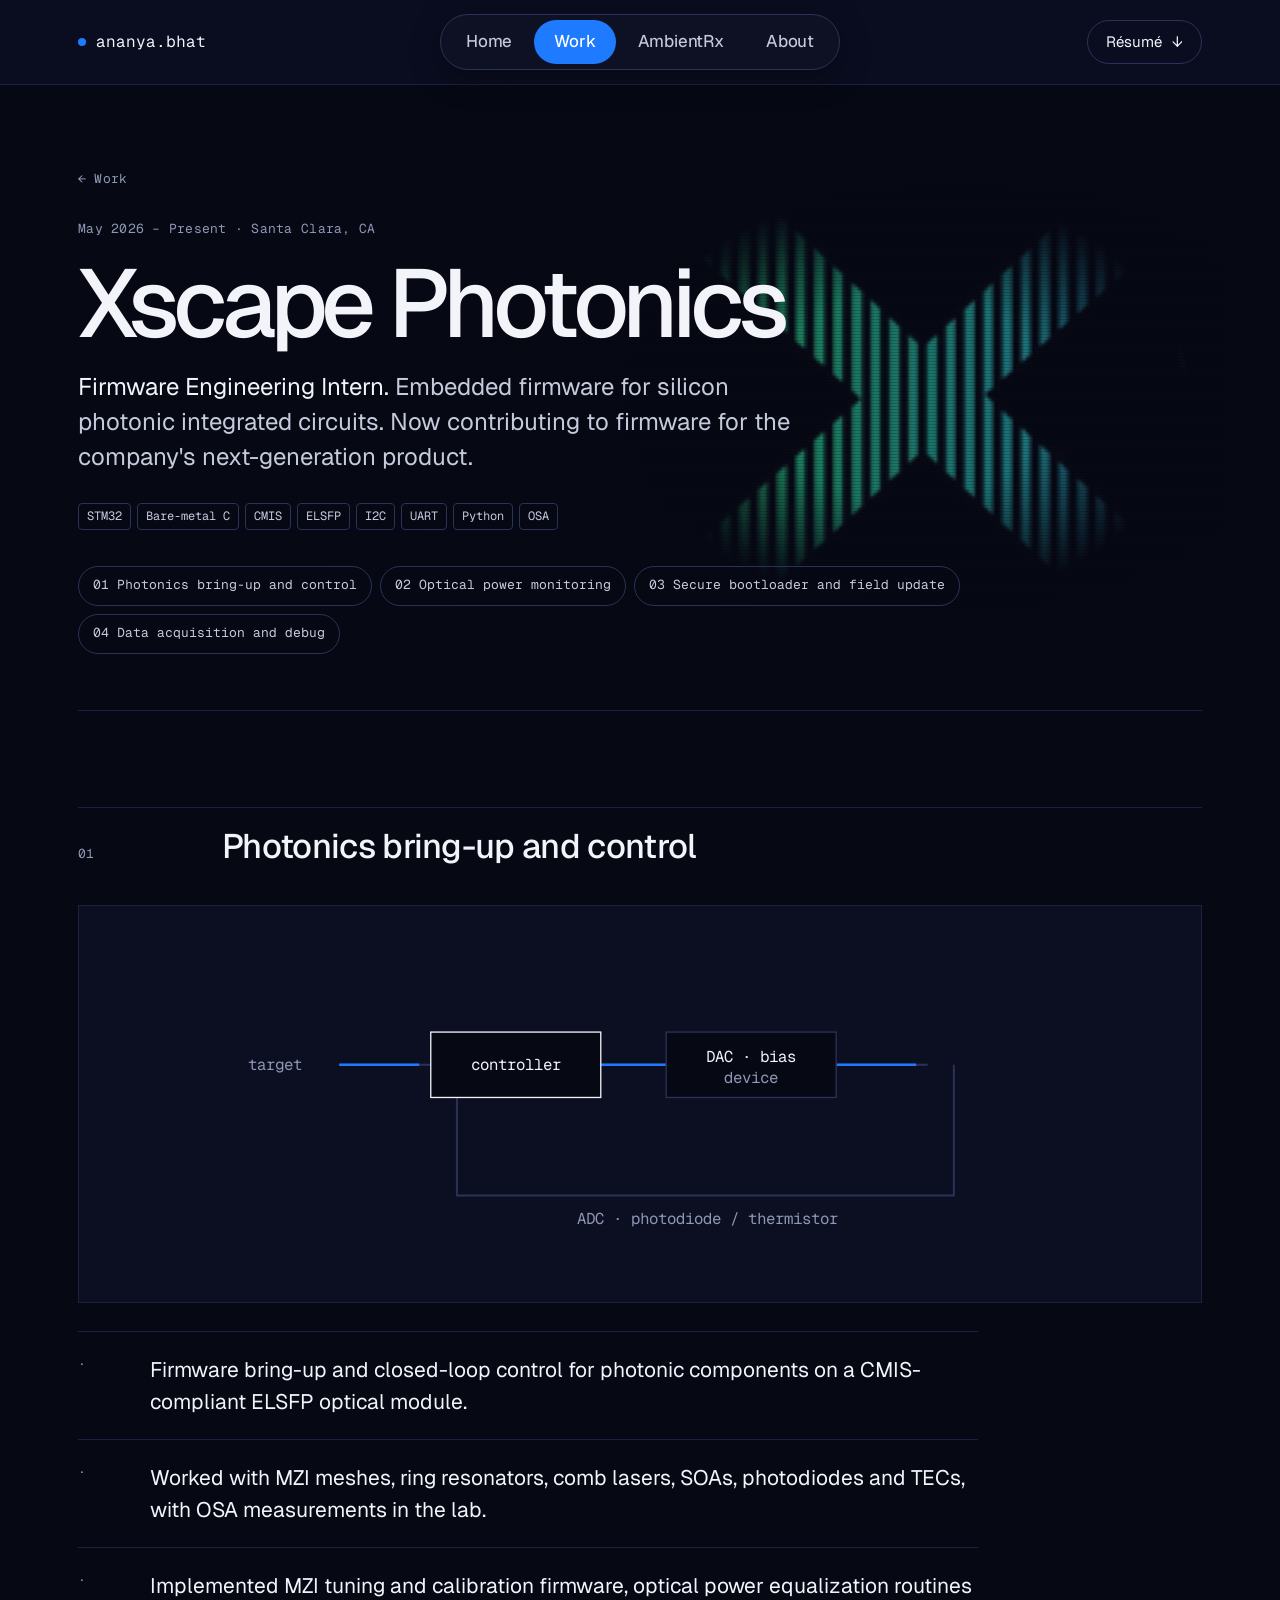
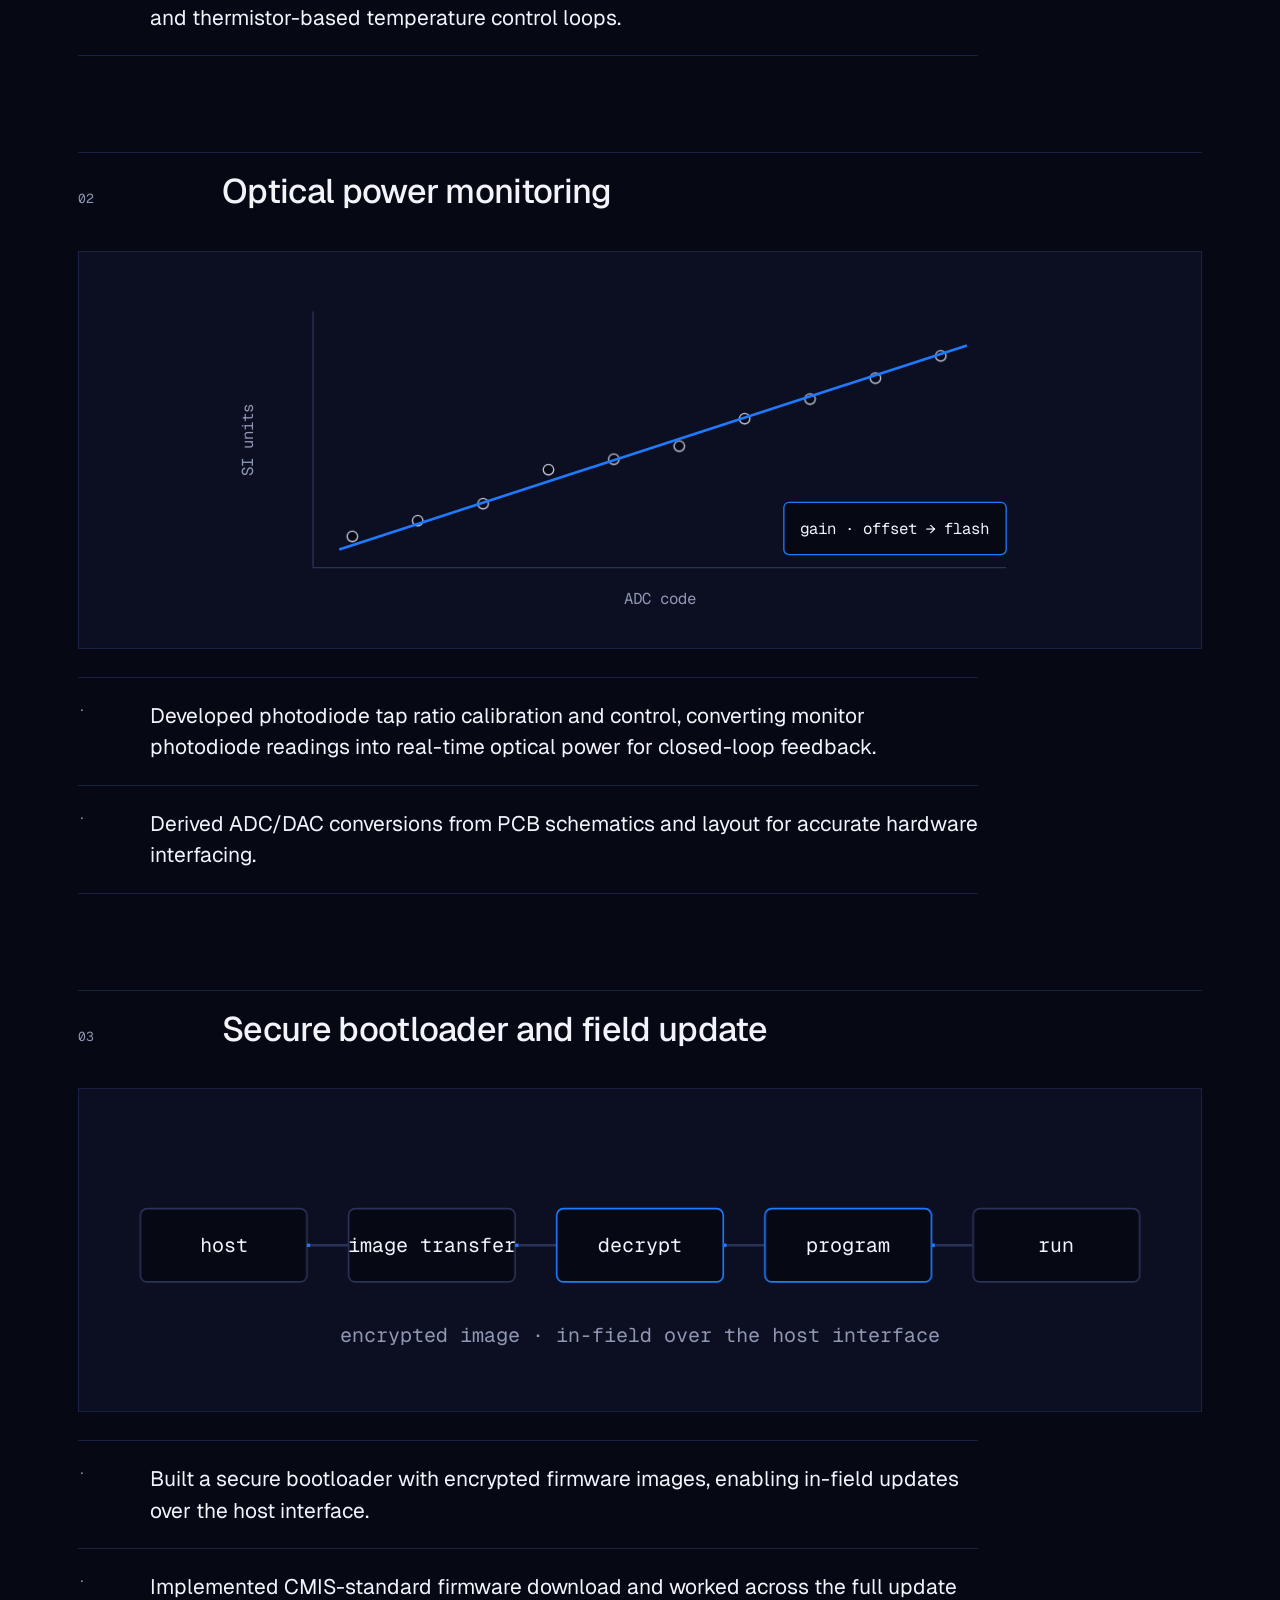
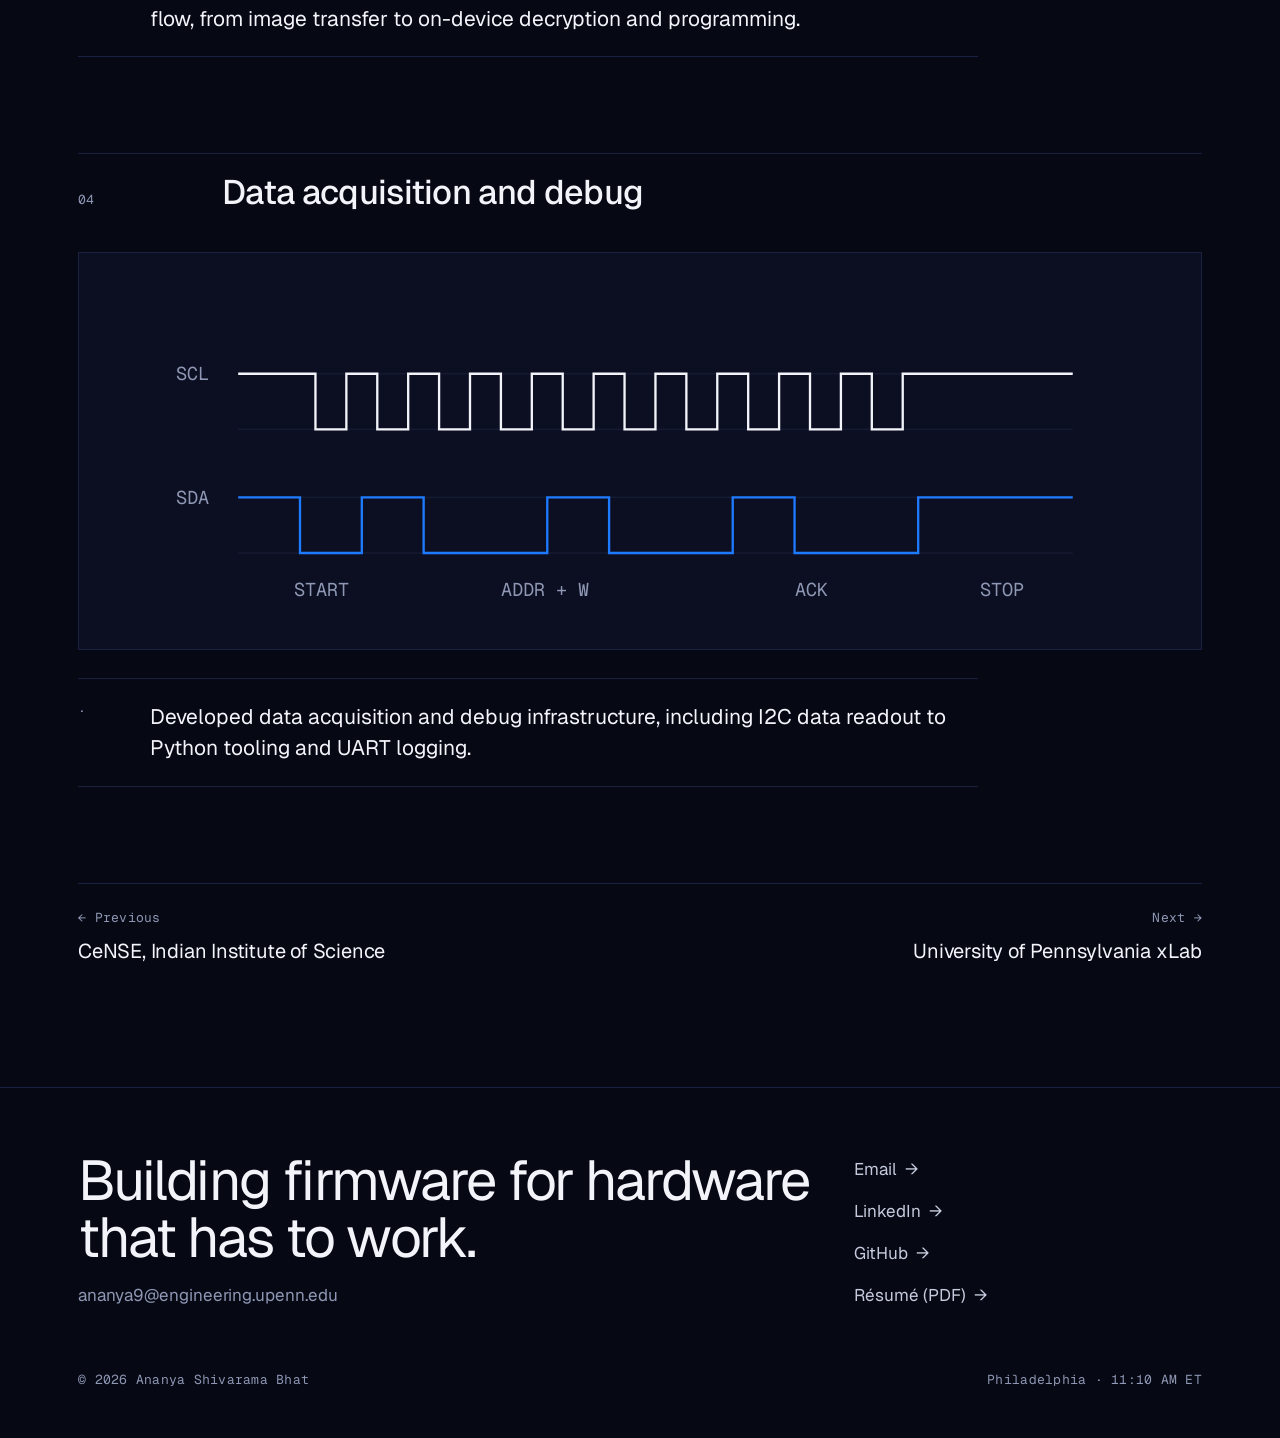
<file: project.html>
<!DOCTYPE html>
<html lang="en">
<head>
<meta charset="utf-8">
<meta name="viewport" content="width=device-width, initial-scale=1">
<link rel="icon" href="favicon.svg" type="image/svg+xml">
<title>Project · Ananya Shivarama Bhat</title>
<link rel="preconnect" href="https://fonts.googleapis.com">
<link rel="preconnect" href="https://fonts.gstatic.com" crossorigin>
<link href="https://fonts.googleapis.com/css2?family=Geist:wght@300;400;500;600&family=Geist+Mono:wght@400;500&display=swap" rel="stylesheet">
<link rel="stylesheet" href="assets-site.css?v=16">
</head>
<body data-page="project">
<a class="skip" href="#main">Skip to content</a>
<header id="site-header"></header>
<main id="main" class="wrap">
  <article id="project"><p class="mute" style="padding: 96px 0">Loading…</p></article>
</main>
<footer id="site-footer"></footer>
<script src="assets-site.js?v=16" defer></script>
</body>
</html>
</file>
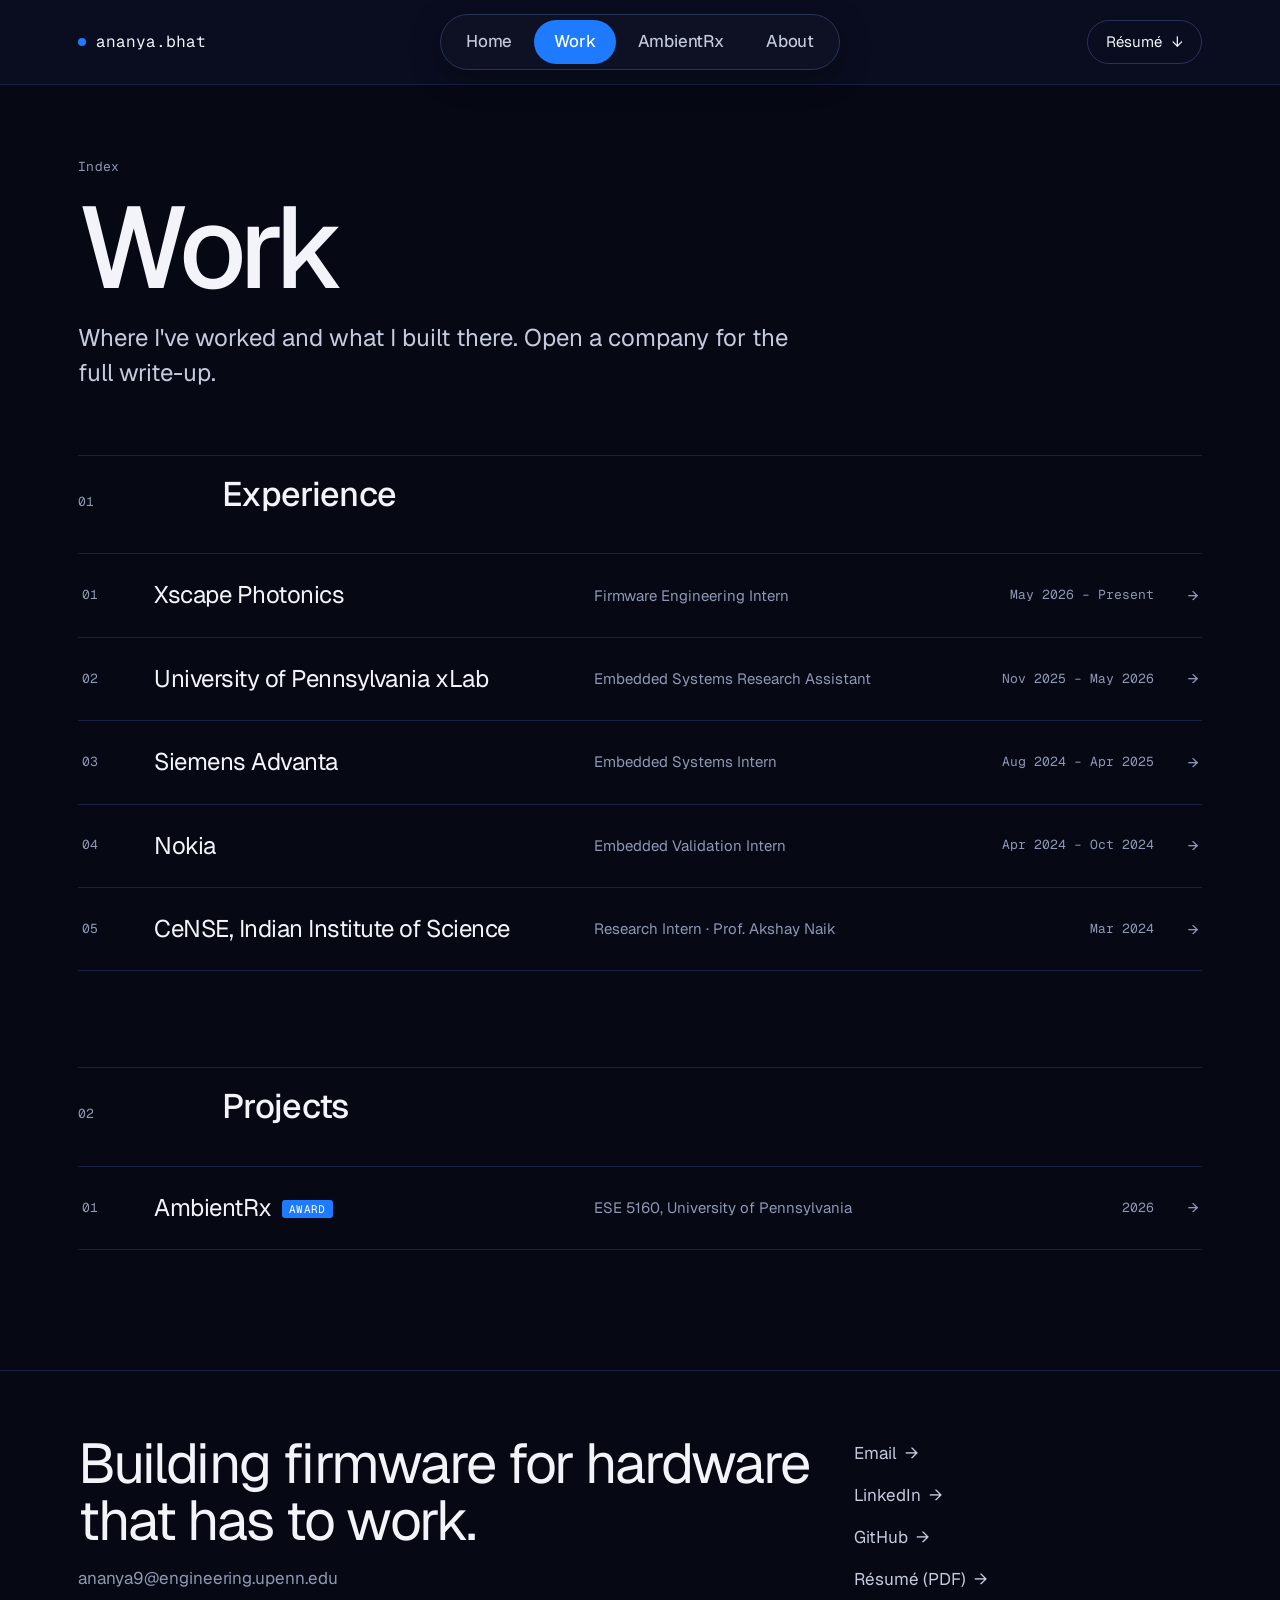
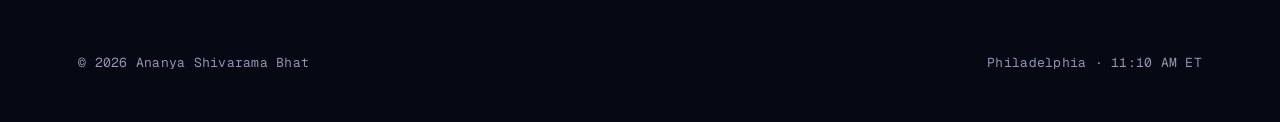
<file: work.html>
<!DOCTYPE html>
<html lang="en">
<head>
<meta charset="utf-8">
<meta name="viewport" content="width=device-width, initial-scale=1">
<link rel="icon" href="favicon.svg" type="image/svg+xml">
<title>Work · Ananya Shivarama Bhat</title>
<meta name="description" content="Firmware, hardware and research work by Ananya Shivarama Bhat.">
<link rel="preconnect" href="https://fonts.googleapis.com">
<link rel="preconnect" href="https://fonts.gstatic.com" crossorigin>
<link href="https://fonts.googleapis.com/css2?family=Geist:wght@300;400;500;600&family=Geist+Mono:wght@400;500&display=swap" rel="stylesheet">
<link rel="stylesheet" href="assets-site.css?v=13">
</head>
<body data-page="work">
<a class="skip" href="#main">Skip to content</a>
<header id="site-header"></header>

<main id="main" class="wrap">
  <section class="cs-hero" style="border-bottom: 0; padding-bottom: 8px">
    <p class="mono mute">Index</p>
    <h1 style="font-size: clamp(56px, 9vw, 120px); letter-spacing: -.055em; line-height: .9; margin: 18px 0 22px">Work</h1>
    <p class="lede">Where I've worked and what I built there. Open a company for the full write-up.</p>
  </section>

  <section class="section" style="padding-top: 56px" aria-labelledby="exp-h">
    <div class="sec-head"><span class="num">01</span><h2 id="exp-h">Experience</h2></div>
    <div class="index" id="exp-list"><p class="mute" style="padding: 24px 0">Loading…</p></div>
  </section>

  <section class="section" aria-labelledby="pr-h">
    <div class="sec-head"><span class="num">02</span><h2 id="pr-h">Projects</h2></div>
    <div class="index" id="proj-list"></div>
  </section>
</main>

<footer id="site-footer"></footer>
<script src="assets-site.js?v=13" defer></script>
</body>
</html>
</file>
<file: assets-site.css>
:root{
  --bg:#060814;
  --bg-2:#0C0F22;
  --bg-3:#141936;
  --fg:#F2F4FA;
  --fg-2:#C5CBDD;
  --mute:#8E97B3;
  --line:#1A2040;
  --line-2:#2A3258;
  --accent:#1E7BFF;
  --ok:#7BD88F;
  --warn:#F2C14E;
  --bad:#FF7A7A;
  --sans:"Geist",ui-sans-serif,system-ui,-apple-system,"Segoe UI",sans-serif;
  --mono:"Geist Mono",ui-monospace,"SFMono-Regular",Menlo,monospace;
  --max:1180px;
}
*{box-sizing:border-box}
html{scroll-behavior:smooth;-webkit-text-size-adjust:100%}
body{margin:0;background:var(--bg);color:var(--fg);font-family:var(--sans);font-size:17px;line-height:1.6;-webkit-font-smoothing:antialiased}
img{max-width:100%;display:block}
a{color:var(--fg);text-decoration-color:var(--line-2);text-underline-offset:4px;text-decoration-thickness:1px;transition:color .2s,text-decoration-color .2s}
a:hover{color:var(--accent);text-decoration-color:var(--accent)}
:focus-visible{outline:2px solid var(--accent);outline-offset:3px}
::selection{background:var(--accent);color:#fff}
h1,h2,h3,h4{font-weight:500;letter-spacing:-.02em;line-height:1.1;margin:0}
p{margin:0}
.wrap{max-width:var(--max);margin:0 auto;padding:0 28px}
.mono{font-family:var(--mono);font-size:13px;letter-spacing:.02em}
.mute{color:var(--mute)}
.accent{color:var(--accent)}
.skip{position:absolute;left:-999px;top:8px;background:var(--fg);color:#000;padding:8px 12px;z-index:100}
.skip:focus{left:8px}

/* header */
.site-header{position:sticky;top:0;z-index:50;background:rgba(6,8,20,.82);backdrop-filter:saturate(1.2) blur(10px);-webkit-backdrop-filter:saturate(1.2) blur(10px);border-bottom:1px solid transparent;transition:border-color .3s}
.site-header.scrolled{border-bottom-color:var(--line)}
.site-header .wrap{display:flex;flex-wrap:wrap;align-items:center;justify-content:space-between;gap:12px 28px;min-height:76px}
.brand{font-family:var(--mono);font-size:16px;text-decoration:none;color:var(--fg);display:inline-flex;align-items:center;gap:10px;min-height:44px}
.brand .dot{width:8px;height:8px;border-radius:50%;background:var(--accent);box-shadow:0 0 0 0 rgba(30,123,255,.6);animation:ping 2.4s ease-out infinite}
@keyframes ping{0%{box-shadow:0 0 0 0 rgba(30,123,255,.55)}70%{box-shadow:0 0 0 8px rgba(30,123,255,0)}100%{box-shadow:0 0 0 0 rgba(30,123,255,0)}}
.nav{display:flex;flex-wrap:wrap;gap:4px 34px}
.nav a{font-size:18px;font-weight:450;letter-spacing:-.01em;color:var(--fg-2);text-decoration:none;display:inline-flex;align-items:center;min-height:44px;position:relative}
.nav a::after{content:"";position:absolute;left:0;right:0;bottom:8px;height:2px;background:var(--accent);transform:scaleX(0);transform-origin:left;transition:transform .3s ease}
.nav a:hover{color:var(--fg)}
.nav a:hover::after,.nav a[aria-current="page"]::after{transform:scaleX(1)}
.nav a[aria-current="page"]{color:var(--fg)}

/* footer */
.site-footer{border-top:1px solid var(--line);margin-top:120px;padding:64px 0 48px}
.footer-grid{display:grid;grid-template-columns:repeat(auto-fit,minmax(240px,1fr));gap:40px}
.footer-big{font-size:clamp(34px,5vw,56px);letter-spacing:-.035em;line-height:1.02}
.footer-links{display:flex;flex-direction:column;gap:6px}
.footer-links a{display:inline-flex;align-items:center;gap:8px;min-height:36px;text-decoration:none;color:var(--fg-2)}
.footer-links a:hover{color:var(--accent)}
.footer-base{margin-top:56px;display:flex;flex-wrap:wrap;justify-content:space-between;gap:12px;color:var(--mute)}

/* generic sections */
.section{padding:96px 0 0}
.sec-head{display:grid;grid-template-columns:120px 1fr;gap:16px 24px;align-items:baseline;margin-bottom:40px;border-top:1px solid var(--line);padding-top:20px}
.sec-head .num{font-family:var(--mono);font-size:13px;color:var(--mute)}
.sec-head h2{font-size:clamp(26px,3vw,34px)}
.sec-head .sub{grid-column:2;color:var(--mute);max-width:640px}
@media (max-width:640px){.sec-head{grid-template-columns:1fr}.sec-head .sub{grid-column:1}}

/* reveal */
.reveal{opacity:0;transform:translateY(14px);transition:opacity .8s ease,transform .8s cubic-bezier(.2,.7,.2,1)}
.reveal.in{opacity:1;transform:none}

/* buttons */
.btn{display:inline-flex;align-items:center;gap:10px;min-height:46px;padding:0 20px;border:1px solid var(--line-2);color:var(--fg);text-decoration:none;font-size:15px;border-radius:999px;background:transparent;cursor:pointer;font-family:inherit;transition:border-color .2s,background .2s,color .2s}
.btn:hover{border-color:var(--fg);color:var(--fg)}
.btn.solid{background:var(--accent);color:#fff;border-color:var(--accent)}
.btn.solid:hover{background:#3D8FFF;border-color:#3D8FFF;color:#fff}
.arrow{display:inline-block;transition:transform .25s ease}
a:hover .arrow,.btn:hover .arrow{transform:translateX(4px)}

/* home hero */
.hero{position:relative;min-height:calc(100vh - 76px);min-height:calc(100svh - 76px);display:flex;align-items:flex-end;overflow:hidden;border-bottom:1px solid var(--line)}
.hero-photo{position:absolute;right:0;top:0;bottom:0;width:min(58%,820px);background:#060606}
.hero-photo img{width:100%;height:100%;object-fit:cover;object-position:50% 18%;opacity:0;transform:scale(1.04);transition:opacity 1.6s ease,transform 2.4s cubic-bezier(.2,.7,.2,1)}
.hero-photo.loaded img{opacity:1;transform:none}
.hero-photo::after{content:"";position:absolute;inset:0;background:linear-gradient(90deg,var(--bg) 0%,rgba(6,8,20,.55) 26%,rgba(6,8,20,0) 55%),linear-gradient(0deg,var(--bg) 0%,rgba(6,8,20,0) 35%)}
.hero-inner{position:relative;width:100%;padding:0 28px 72px;max-width:var(--max);margin:0 auto}
.hero-status{display:inline-flex;align-items:center;gap:10px;padding:6px 12px;border:1px solid var(--line-2);border-radius:999px;color:var(--fg-2);background:rgba(6,8,20,.6)}
.hero-status i{width:7px;height:7px;border-radius:50%;background:var(--ok);display:inline-block}
.hero h1{font-size:clamp(44px,6.6vw,96px);letter-spacing:-.055em;line-height:.92;margin:28px 0 28px;max-width:9.5em}
.hero h1 .line{display:block;overflow:hidden}
.hero h1 .line span{display:inline-block;transform:translateY(105%);animation:rise 1s cubic-bezier(.2,.75,.2,1) forwards}
.hero h1 .line:nth-child(2) span{animation-delay:.12s}
@keyframes rise{to{transform:none}}
.hero-lede{font-size:clamp(18px,1.8vw,21px);color:var(--fg-2);max-width:34em;line-height:1.5}
.hero-actions{display:flex;flex-wrap:wrap;gap:12px;margin-top:32px}
.scope{display:block;width:min(520px,100%);height:56px;margin-top:40px}
.scope path.trace{fill:none;stroke:var(--accent);stroke-width:1.5;stroke-dasharray:1;stroke-dashoffset:1;animation:draw 3.2s ease-in-out .6s forwards}
.scope path.grid{fill:none;stroke:var(--line);stroke-width:1}
.scope text{font-family:var(--mono);font-size:10px;fill:var(--mute)}
@keyframes draw{to{stroke-dashoffset:0}}
@media (max-width:820px){.hero-photo{width:100%;opacity:.5}.hero-photo::after{background:linear-gradient(0deg,var(--bg) 8%,rgba(6,8,20,.35) 70%)}}

/* stats */
.stats{display:grid;grid-template-columns:repeat(auto-fit,minmax(200px,1fr));border-bottom:1px solid var(--line)}
.stat{padding:28px 28px 30px;border-right:1px solid var(--line)}
.stat:last-child{border-right:0}
.stat b{display:block;font-weight:500;font-size:clamp(26px,2.6vw,34px);letter-spacing:-.03em}
.stat span{color:var(--mute);font-size:15px}
@media (max-width:640px){.stat{border-right:0;border-bottom:1px solid var(--line)}}

/* work index rows */
.index{border-top:1px solid var(--line)}
.row{border-bottom:1px solid var(--line)}
.row summary,.row > a.row-link{list-style:none;display:grid;grid-template-columns:56px minmax(0,1.4fr) minmax(0,1.2fr) 180px 28px;gap:16px;align-items:center;padding:22px 4px;cursor:pointer;text-decoration:none;color:var(--fg);min-height:44px;transition:background .25s,padding .25s}
.row summary::-webkit-details-marker{display:none}
.row summary:hover,.row > a.row-link:hover{background:var(--bg-2);padding-left:14px;color:var(--fg)}
.row .n{font-family:var(--mono);font-size:13px;color:var(--mute)}
.row .t{font-size:clamp(19px,2vw,24px);letter-spacing:-.02em}
.row .c{color:var(--mute);font-size:15px}
.row .y{font-family:var(--mono);font-size:13px;color:var(--mute);text-align:right}
.row .i{font-family:var(--mono);color:var(--mute);text-align:right;transition:transform .3s,color .2s}
.row[open] .i{transform:rotate(45deg);color:var(--accent)}
.row > a.row-link:hover .i{color:var(--accent);transform:translateX(4px)}
.row .body{display:grid;grid-template-columns:56px 1fr;gap:16px;padding:0 4px 28px}
.row .body > div{grid-column:2;max-width:760px;display:flex;flex-direction:column;gap:14px;color:var(--fg-2)}
.row ul{margin:0;padding-left:18px}
.row li{margin:4px 0}
.tags{display:flex;flex-wrap:wrap;gap:6px}
.tag{font-family:var(--mono);font-size:12px;color:var(--fg-2);border:1px solid var(--line-2);padding:3px 8px;border-radius:4px}
.badge{font-family:var(--mono);font-size:11px;color:#fff;background:var(--accent);padding:2px 7px;border-radius:3px;margin-left:10px;vertical-align:middle;letter-spacing:.04em}
@media (max-width:760px){.row summary,.row > a.row-link{grid-template-columns:36px 1fr 24px}.row .c,.row .y{display:none}.row .body{grid-template-columns:36px 1fr}}

.filters{display:flex;flex-wrap:wrap;gap:8px;margin-bottom:28px}
.filter{font-family:var(--mono);font-size:13px;min-height:40px;padding:0 14px;border:1px solid var(--line-2);border-radius:999px;background:transparent;color:var(--fg-2);cursor:pointer;transition:all .2s}
.filter:hover{border-color:var(--fg);color:var(--fg)}
.filter[aria-pressed="true"]{background:var(--accent);color:#fff;border-color:var(--accent)}
.count{font-family:var(--mono);font-size:13px;color:var(--mute);margin-left:auto;align-self:center}

/* feature card (home) */
.feature{display:grid;grid-template-columns:repeat(auto-fit,minmax(320px,1fr));gap:0;border:1px solid var(--line);text-decoration:none;color:var(--fg);transition:border-color .3s}
.feature:hover{border-color:var(--line-2);color:var(--fg)}
.feature-vis{background:var(--bg-2);min-height:340px;position:relative;overflow:hidden;border-right:1px solid var(--line)}
.feature-body{padding:36px;display:flex;flex-direction:column;gap:18px;justify-content:space-between}
.feature-body h3{font-size:clamp(30px,3.6vw,44px);letter-spacing:-.04em}

/* github */
.gh-grid{display:grid;grid-template-columns:repeat(auto-fit,minmax(260px,1fr));padding:1px 0 0 1px}
.gh{border:1px solid var(--line);margin:-1px 0 0 -1px;background:var(--bg);padding:22px;display:flex;flex-direction:column;gap:10px;text-decoration:none;color:var(--fg);min-height:150px;transition:background .25s}
.gh:hover{background:var(--bg-2);color:var(--fg)}
.gh .meta{display:flex;gap:14px;margin-top:auto;color:var(--mute)}
.gh .lang::before{content:"";display:inline-block;width:8px;height:8px;border-radius:50%;background:var(--accent);margin-right:6px}
.skeleton{background:linear-gradient(90deg,var(--bg-2),var(--bg-3),var(--bg-2));background-size:200% 100%;animation:shim 1.4s linear infinite;min-height:150px}
@keyframes shim{to{background-position:-200% 0}}
.notice{border:1px dashed var(--line-2);padding:20px;color:var(--mute)}

/* about */
.timeline{border-top:1px solid var(--line)}
.job{display:grid;grid-template-columns:200px 1fr;gap:12px 32px;padding:28px 0;border-bottom:1px solid var(--line)}
.job h3{font-size:22px}
.job .role{color:var(--fg-2)}
.job ul{margin:12px 0 0;padding-left:18px;color:var(--fg-2)}
.job li{margin:6px 0}
@media (max-width:700px){.job{grid-template-columns:1fr}}
.two{display:grid;grid-template-columns:repeat(auto-fit,minmax(300px,1fr));gap:48px}
.list-plain{list-style:none;margin:0;padding:0;border-top:1px solid var(--line)}
.list-plain li{padding:16px 0;border-bottom:1px solid var(--line);display:flex;flex-direction:column;gap:2px}
.skills{display:grid;grid-template-columns:repeat(auto-fit,minmax(260px,1fr));gap:28px}
.skills h3{font-family:var(--mono);font-size:13px;color:var(--mute);font-weight:400;margin-bottom:10px;letter-spacing:.04em}

/* form */
.form{display:grid;gap:14px;max-width:560px}
.form label{display:flex;flex-direction:column;gap:6px;font-size:14px;color:var(--fg-2)}
.form input,.form textarea{font:inherit;color:var(--fg);background:var(--bg-2);border:1px solid var(--line-2);border-radius:6px;padding:12px 14px;min-height:46px}
.form input:focus,.form textarea:focus{outline:none;border-color:var(--accent)}
.form-msg{min-height:24px;color:var(--fg-2)}

/* case study */
.cs-hero{padding:72px 0 56px;border-bottom:1px solid var(--line)}
.crumb{display:inline-flex;align-items:center;gap:8px;color:var(--mute);text-decoration:none;min-height:44px}
.cs-hero h1{font-size:clamp(56px,10vw,148px);letter-spacing:-.06em;line-height:.9;margin:20px 0 24px}
.cs-hero .lede{font-size:clamp(19px,2vw,24px);color:var(--fg-2);max-width:30em;line-height:1.45}
.cs-meta{display:grid;grid-template-columns:repeat(auto-fit,minmax(180px,1fr));gap:20px 28px;margin-top:48px;padding-top:24px;border-top:1px solid var(--line)}
.cs-meta div{display:flex;flex-direction:column;gap:4px}
.cs-meta dt,.cs-meta .k{font-family:var(--mono);font-size:12px;color:var(--mute);letter-spacing:.04em}
.cs-layout{display:grid;grid-template-columns:220px minmax(0,1fr);gap:56px;align-items:start}
.toc{position:sticky;top:96px;display:flex;flex-direction:column;gap:2px;padding-top:96px}
.toc a{font-family:var(--mono);font-size:13px;color:var(--mute);text-decoration:none;padding:6px 0 6px 12px;border-left:1px solid var(--line);transition:color .2s,border-color .2s}
.toc a:hover{color:var(--fg)}
.toc a.active{color:var(--fg);border-left-color:var(--accent)}
@media (max-width:960px){.cs-layout{grid-template-columns:minmax(0,1fr)}.toc{display:none}}
.prose{max-width:720px;display:flex;flex-direction:column;gap:18px;color:var(--fg-2)}
.prose strong{color:var(--fg);font-weight:500}
.spec{width:100%;border-collapse:collapse;font-size:15px}
.spec th,.spec td{text-align:left;padding:12px 14px 12px 0;border-bottom:1px solid var(--line);vertical-align:top}
.spec th{font-family:var(--mono);font-size:12px;color:var(--mute);font-weight:400;letter-spacing:.04em;width:180px}
.table-scroll{overflow-x:auto;border-top:1px solid var(--line)}
.diagram{border:1px solid var(--line);background:var(--bg-2);padding:20px;overflow-x:auto}
.diagram svg{min-width:860px;width:100%;height:auto;display:block}
.diagram .box{fill:var(--bg);stroke:var(--line-2)}
.diagram .box.key{stroke:var(--accent)}
.diagram text{font-family:var(--mono);font-size:12px;fill:var(--fg-2)}
.diagram text.h{font-family:var(--sans);font-size:14px;fill:var(--fg)}
.diagram text.s{font-size:10.5px;fill:var(--mute)}
.diagram .wire{fill:none;stroke:var(--line-2);stroke-width:1.5}
.diagram .sig{fill:none;stroke:var(--accent);stroke-width:2;stroke-dasharray:.05 .95;animation:sig 3s linear infinite}
.diagram .sig.b{animation-delay:-1s}.diagram .sig.c{animation-delay:-2s}
.diagram .grp{fill:none;stroke:var(--line);stroke-dasharray:4 4}
@keyframes sig{from{stroke-dashoffset:0}to{stroke-dashoffset:-1}}
figcaption{font-family:var(--mono);font-size:12px;color:var(--mute);margin-top:10px}

.stack{display:flex;flex-direction:column;border:1px solid var(--line);max-width:520px}
.layer{display:grid;grid-template-columns:52px 1fr auto;gap:14px;align-items:center;padding:14px 16px;border-bottom:1px solid var(--line);transition:background .25s}
.layer:last-child{border-bottom:0}
.layer:hover{background:var(--bg-2)}
.layer .sw{height:10px;border-radius:2px}
.layer span:last-child{font-family:var(--mono);font-size:12px;color:var(--mute)}

.chart{border:1px solid var(--line);padding:20px;background:var(--bg-2)}
.chart svg{width:100%;height:auto;display:block}
.chart .ax{stroke:var(--line-2)}
.chart .gl{stroke:var(--line);stroke-dasharray:2 4}
.chart .band{fill:rgba(30,123,255,.07)}
.chart .ln{fill:none;stroke:var(--accent);stroke-width:2;stroke-dasharray:1;stroke-dashoffset:1;transition:stroke-dashoffset 1.6s ease}
.chart.in .ln{stroke-dashoffset:0}
.chart circle{fill:var(--bg);stroke:var(--accent);stroke-width:2}
.chart text{font-family:var(--mono);font-size:11px;fill:var(--mute)}
.chart text.v{fill:var(--fg)}

.tasks{display:grid;grid-template-columns:repeat(auto-fit,minmax(200px,1fr));padding:1px 0 0 1px}
.task{border:1px solid var(--line);margin:-1px 0 0 -1px;padding:20px;display:flex;flex-direction:column;gap:8px}
.task h4{font-family:var(--mono);font-size:14px;font-weight:500;color:var(--fg)}
.task p{font-size:14.5px;color:var(--mute);line-height:1.5}

.pipeline{display:flex;flex-wrap:wrap;gap:8px;align-items:center}
.pipeline .step{font-family:var(--mono);font-size:13px;padding:10px 12px;border:1px solid var(--line-2);border-radius:6px;color:var(--fg-2);transition:all .35s}
.pipeline .step.on{border-color:var(--accent);color:var(--fg);background:rgba(30,123,255,.08)}
.pipeline .sep{color:var(--mute);font-family:var(--mono)}

.bugs{border-top:1px solid var(--line)}
.bug{border-bottom:1px solid var(--line)}
.bug summary{list-style:none;cursor:pointer;display:grid;grid-template-columns:56px 1fr auto 24px;gap:14px;align-items:center;padding:20px 4px;min-height:44px;transition:background .2s}
.bug summary::-webkit-details-marker{display:none}
.bug summary:hover{background:var(--bg-2)}
.bug .id{font-family:var(--mono);font-size:13px;color:var(--mute)}
.bug .ttl{font-size:19px;letter-spacing:-.01em}
.bug .area{font-family:var(--mono);font-size:12px;color:var(--mute)}
.bug .i{font-family:var(--mono);color:var(--mute);transition:transform .3s}
.bug[open] .i{transform:rotate(45deg);color:var(--accent)}
.bug .bd{display:grid;grid-template-columns:56px 1fr;gap:14px;padding:0 4px 24px}
.bug dl{grid-column:2;margin:0;display:grid;grid-template-columns:110px 1fr;gap:8px 18px;color:var(--fg-2);max-width:760px}
.bug dt{font-family:var(--mono);font-size:12px;color:var(--mute);padding-top:3px}
.bug dd{margin:0}
@media (max-width:640px){.bug summary{grid-template-columns:40px 1fr 24px}.bug .area{display:none}.bug .bd{grid-template-columns:1fr}.bug dl{grid-column:1;grid-template-columns:1fr}}

.score{display:flex;height:10px;border-radius:2px;overflow:hidden;background:var(--bg-3);margin:14px 0 10px}
.score span{display:block;height:100%;width:0;transition:width 1.4s cubic-bezier(.2,.7,.2,1)}
.legend{display:flex;flex-wrap:wrap;gap:18px;color:var(--mute);font-size:14px}
.legend i{display:inline-block;width:10px;height:10px;border-radius:2px;margin-right:6px;vertical-align:-1px}
.req{width:100%;border-collapse:collapse;font-size:14.5px;min-width:720px}
.req th,.req td{text-align:left;padding:12px 12px 12px 0;border-bottom:1px solid var(--line);vertical-align:top}
.req th{font-family:var(--mono);font-size:12px;color:var(--mute);font-weight:400}
.req td:first-child{font-family:var(--mono);font-size:13px;white-space:nowrap}
.req td.d{color:var(--fg-2);width:46%}
.req td.n{color:var(--mute)}
.st{font-family:var(--mono);font-size:12px;white-space:nowrap}
.st.met{color:var(--ok)}.st.partial{color:var(--warn)}.st.not{color:var(--bad)}

.figs{display:grid;grid-template-columns:repeat(auto-fit,minmax(260px,1fr));gap:20px}
.fig{margin:0}
.fig .ph{aspect-ratio:4/3;border:1px dashed var(--line-2);background:var(--bg-2);display:flex;align-items:center;justify-content:center;text-align:center;padding:16px;color:var(--mute);font-family:var(--mono);font-size:12px}
.fig img{aspect-ratio:4/3;object-fit:cover;width:100%;border:1px solid var(--line)}

.next{display:grid;grid-template-columns:repeat(auto-fit,minmax(260px,1fr));padding:1px 0 0 1px}
.next div{border:1px solid var(--line);margin:-1px 0 0 -1px;padding:22px;display:flex;flex-direction:column;gap:8px}
.next h4{font-size:17px}
.next p{color:var(--mute);font-size:15px}

.links{display:flex;flex-wrap:wrap;gap:10px}

@media (prefers-reduced-motion:reduce){
  *,*::before,*::after{animation:none !important;transition:none !important}
  .reveal{opacity:1;transform:none}
  .hero h1 .line span{transform:none}
  .hero-photo img{opacity:1;transform:none}
  .scope path.trace,.chart .ln{stroke-dashoffset:0}
}

main{overflow-x:clip}
@media (max-width:640px){.spec th{width:92px}}

/* media */
.media{display:grid;grid-template-columns:repeat(auto-fit,minmax(min(100%,300px),1fr));gap:20px}
.media.four{grid-template-columns:repeat(auto-fit,minmax(min(100%,180px),1fr))}
.shot{margin:0;display:flex;flex-direction:column}
.shot.wide{grid-column:1/-1}
.zoom{display:block;width:100%;padding:0;border:1px solid var(--line);background:var(--bg-2);cursor:zoom-in;overflow:hidden;border-radius:2px}
.zoom img{width:100%;height:auto;transition:transform .6s cubic-bezier(.2,.7,.2,1),filter .4s}
.shot.tall .zoom img{aspect-ratio:3/4;object-fit:cover}
.shot.light .zoom{background:#fff;padding:10px}
.zoom:hover img{transform:scale(1.025)}
.shot:not(.light) .zoom img{filter:saturate(.92)}
.shot:not(.light) .zoom:hover img{filter:none}
.lightbox::backdrop{background:rgba(0,0,0,.86)}
.sub-h{font-family:var(--mono);font-size:13px;color:var(--mute);margin:56px 0 14px;letter-spacing:.02em}

.gh-profile{grid-column:1/-1;flex-direction:row;align-items:center;justify-content:space-between;flex-wrap:wrap;gap:16px;min-height:120px}
.gh-profile .big{font-size:clamp(22px,2.6vw,30px);letter-spacing:-.02em}
@media (max-width:640px){.nav{gap:4px 20px}.nav a{font-size:16px}}

/* project detail */
.proj-vis{border:1px solid var(--line);background:var(--bg-2);padding:28px}
.proj-vis svg{width:100%;height:auto;display:block;max-height:340px}
.pv-draw{stroke-dasharray:1;stroke-dashoffset:1;animation:draw 2.4s ease-in-out .3s forwards}
.pv-loop{stroke-dasharray:.08 .92;animation:sig 3.2s linear infinite}
.pv-ja{animation:pvj 5s steps(1) infinite}.pv-jb{opacity:0;animation:pvj 5s steps(1) -2.5s infinite}
.pv-a{animation:pvs 5s steps(1) infinite}.pv-b{animation:pvs 5s steps(1) -2.5s infinite;stroke:#2A3258}
@keyframes pvj{0%{opacity:1}50%{opacity:0}}
@keyframes pvs{0%{stroke:#1E7BFF}50%{stroke:#2A3258}}
.built{list-style:none;margin:0;padding:0;border-top:1px solid var(--line);max-width:900px}
.built li{display:grid;grid-template-columns:56px 1fr;gap:16px;padding:22px 0;border-bottom:1px solid var(--line);font-size:clamp(18px,1.8vw,21px);line-height:1.5;color:var(--fg)}
.pager{display:grid;grid-template-columns:1fr 1fr;gap:16px;border-top:1px solid var(--line);margin-top:96px;padding-top:24px}
.pager a{display:flex;flex-direction:column;gap:6px;text-decoration:none;min-height:44px;font-size:20px;letter-spacing:-.01em}

/* centered pill nav */
.site-header .wrap{display:grid;grid-template-columns:1fr auto 1fr;align-items:center;gap:12px 20px;min-height:84px}
.site-header .brand{justify-self:start}
.nav-cta{justify-self:end;min-height:44px;padding:0 18px;font-size:15px}
.nav{gap:2px;padding:5px;border:1px solid var(--line-2);border-radius:999px;background:rgba(16,19,38,.78);box-shadow:0 8px 30px rgba(0,0,0,.35)}
.nav a{font-size:17px;padding:0 20px;border-radius:999px;min-height:44px;transition:background .25s,color .25s}
.nav a::after{display:none}
.nav a:hover{background:var(--bg-3);color:var(--fg)}
.nav a[aria-current="page"]{background:var(--accent);color:#fff}
.site-header.scrolled{border-bottom-color:transparent}
.site-header{background:rgba(12,15,34,.9);border-bottom:1px solid var(--line)}
@media (max-width:820px){
  .site-header .wrap{grid-template-columns:1fr auto;min-height:64px;padding-top:10px;padding-bottom:10px}
  .site-header .nav{grid-column:1/-1;grid-row:2;justify-self:stretch;justify-content:space-between;overflow-x:auto}
  .nav a{padding:0 12px;font-size:15px}
}
.hero{min-height:calc(100vh - 84px);min-height:calc(100svh - 84px)}
.hl-toc{display:flex;flex-wrap:wrap;gap:8px;margin-top:36px}
.hl-toc a{font-family:var(--mono);font-size:13px;text-decoration:none;color:var(--fg-2);border:1px solid var(--line-2);border-radius:999px;padding:0 14px;min-height:40px;display:inline-flex;align-items:center}
.hl-toc a:hover{border-color:var(--fg);color:var(--fg)}
.hl{scroll-margin-top:100px}

.hero-photo{background:#04050D}
.btn:not(.solid):hover{border-color:var(--accent);color:var(--fg)}

.shot.narrow{max-width:340px}

.pv-grow{transform-box:fill-box;transform-origin:left center;transform:scaleX(0);animation:pvgrow 1.1s cubic-bezier(.2,.7,.2,1) forwards}
@keyframes pvgrow{to{transform:none}}
.pv-pop{opacity:0;animation:pvpop .5s ease forwards}
@keyframes pvpop{to{opacity:1}}
.pv-frame{animation:pvframe 3.2s ease-in-out infinite alternate}
@keyframes pvframe{from{transform:translateX(150px)}to{transform:translateX(340px)}}
@media (prefers-reduced-motion:reduce){.pv-grow{transform:none}.pv-pop{opacity:1}}

/* mobile */
[hidden]{display:none!important}
@media (max-width:820px){
  .hero{display:block;min-height:0}
  .hero-photo{position:relative;width:100%;height:64vh;height:64svh;max-height:560px;opacity:1}
  .hero-photo::after{background:linear-gradient(0deg,var(--bg) 3%,rgba(6,8,20,.35) 30%,rgba(6,8,20,0) 55%)}
  .hero-inner{margin-top:-96px;padding:0 20px 56px}
  .hero h1{margin:20px 0}
}
@media (max-width:640px){
  .built li{grid-template-columns:14px 1fr;gap:10px;font-size:17px}
  .proj-vis{padding:14px;overflow-x:auto;-webkit-overflow-scrolling:touch}
  .proj-vis svg{min-width:560px;max-height:none}
}

/* cinematic company mark */
.cs-hero.has-logo{position:relative;isolation:isolate}
.cs-bg{position:absolute;z-index:-1;top:0;bottom:0;left:calc(50% - 50vw);right:calc(50% - 50vw);overflow:hidden;pointer-events:none;background:var(--bg)}
.cs-x{position:absolute;right:7vw;top:50%;width:min(44vw,600px);aspect-ratio:178/132;overflow:hidden;transform:translateY(-50%) scale(1);opacity:.6;filter:blur(.3px) saturate(1.2);-webkit-mask-image:radial-gradient(closest-side,#000 50%,transparent 100%);mask-image:radial-gradient(closest-side,#000 50%,transparent 100%);mix-blend-mode:screen;animation:csIn 2.6s cubic-bezier(.2,.7,.2,1) .2s backwards,csDrift 28s ease-in-out 2.8s infinite alternate}
.cs-x img{display:block;width:421.35%;max-width:none;margin:-81.46% 0 0 -33.71%}
.cs-sweep{position:absolute;inset:0;background:linear-gradient(100deg,transparent 30%,rgba(190,220,255,.35) 47%,transparent 62%);background-size:260% 100%;mix-blend-mode:overlay;animation:csSweep 8s ease-in-out 2s infinite}
.cs-bg::after{content:"";position:absolute;inset:0;background:radial-gradient(ellipse 70% 90% at 75% 50%,transparent 30%,var(--bg) 85%),repeating-linear-gradient(0deg,rgba(0,0,0,.18) 0 1px,transparent 1px 3px)}
@keyframes csIn{to{opacity:.55;transform:translateY(-50%) scale(1)}}
@keyframes csDrift{from{transform:translateY(-50%) scale(1)}to{transform:translate(-3%,-48%) scale(1.07)}}
@keyframes csSweep{0%{background-position:130% 0}55%,100%{background-position:-30% 0}}
@media (max-width:820px){.cs-x{width:80vw;right:-16vw;top:30%}@keyframes csIn{from{opacity:0;transform:translateY(-50%) scale(1.06)}to{opacity:.6;transform:translateY(-50%) scale(1)}}}
@media (prefers-reduced-motion:reduce){.cs-x{animation:none;opacity:.5;transform:translateY(-50%)}.cs-sweep{animation:none;opacity:0}}

/* AmbientRx explorer */
.explore{margin-top:44px}
.explore-h{font-size:12px;letter-spacing:.06em;margin:0 0 14px}
.explore-grid{display:grid;grid-template-columns:repeat(3,minmax(0,1fr));gap:12px}
.xcard{display:flex;flex-direction:column;gap:6px;padding:18px 18px 16px;border:1px solid var(--line-2);border-radius:14px;background:linear-gradient(180deg,rgba(30,123,255,.06),rgba(6,8,20,0) 60%),var(--bg-2);color:var(--fg);text-decoration:none;transition:border-color .2s,transform .2s,background .2s}
.xcard:hover{border-color:var(--accent);transform:translateY(-2px)}
.xcard strong{font-size:19px;font-weight:500;letter-spacing:-.01em}
.xcard .xb{color:var(--fg-2);font-size:14.5px;line-height:1.45;flex:1}
.xcard .xm{font-size:12px;color:var(--accent);margin-top:6px}
@media (max-width:900px){.explore-grid{grid-template-columns:repeat(2,minmax(0,1fr))}}
@media (max-width:520px){.explore-grid{gap:8px}.xcard{padding:12px 14px;gap:4px}.xcard strong{font-size:16px}.xcard .xb{display:none}.xcard .xm{font-size:11px}}
.cs-tabs{position:sticky;top:84px;z-index:20;margin:0 -28px;padding:10px 28px;background:rgba(6,8,20,.88);backdrop-filter:blur(12px);-webkit-backdrop-filter:blur(12px);border-bottom:1px solid var(--line)}
.cs-tabs-in{display:flex;gap:6px;overflow-x:auto;scrollbar-width:none}
.cs-tabs-in::-webkit-scrollbar{display:none}
.cs-tabs a{flex:none;font-size:14.5px;color:var(--fg-2);text-decoration:none;padding:8px 16px;border-radius:999px;border:1px solid transparent;white-space:nowrap;transition:color .2s,background .2s,border-color .2s}
.cs-tabs a:hover{color:var(--fg);border-color:var(--line-2)}
.cs-tabs a.active{background:var(--accent);color:#fff}
.cs-layout.tabbed{display:block}
.cs-subnav{display:flex;flex-wrap:wrap;gap:8px;padding-top:28px}
.cs-subnav a{font-family:var(--mono);font-size:12.5px;color:var(--fg-2);text-decoration:none;border:1px solid var(--line-2);border-radius:999px;padding:6px 14px}
.cs-subnav a:hover{color:var(--fg);border-color:var(--fg)}
.cs-pager{display:flex;justify-content:space-between;gap:16px;margin-top:72px;padding-top:24px;border-top:1px solid var(--line)}
.cs-pager a{display:flex;flex-direction:column;gap:4px;text-decoration:none;color:var(--fg);font-size:20px}
.cs-pager a:hover span:last-child{color:var(--accent)}
@media (max-width:820px){.cs-tabs{top:132px;margin:0 -20px;padding:8px 20px}.cs-tabs a{font-size:14px;padding:7px 13px}}
/* lightbox */
.lightbox{width:min(1400px,96vw);max-width:none;height:92vh;max-height:none;padding:0;border:1px solid var(--line-2);border-radius:12px;background:var(--bg);color:var(--fg);display:none;flex-direction:column;overflow:hidden}
.lightbox[open]{display:flex}
.lb-bar{display:flex;align-items:center;gap:12px;padding:10px 12px 10px 18px;border-bottom:1px solid var(--line)}
.lb-cap{flex:1;margin:0;font-size:13px;color:var(--fg-2);min-width:0;overflow:hidden;text-overflow:ellipsis;white-space:nowrap}
.lb-count{font-size:12px}
.lb-actions{display:flex;gap:6px}
.lb-btn{min-width:38px;height:38px;padding:0 10px;display:inline-flex;align-items:center;justify-content:center;border-radius:999px;border:1px solid var(--line-2);background:transparent;color:var(--fg);font-size:18px;cursor:pointer;text-decoration:none}
.lb-btn.lb-wide{font-size:13px;font-family:var(--mono);padding:0 14px}
.lb-btn:hover{border-color:var(--accent)}
.lb-stage{flex:1;overflow:auto;display:grid;place-items:center;background:#03040a}
.lb-stage img{max-width:100%;max-height:100%;width:auto;height:auto;display:block;cursor:zoom-in;background:#fff}
.lightbox.zoomed .lb-stage{place-items:start}
.lightbox.zoomed .lb-stage img{max-width:none;max-height:none;cursor:grab}
@media (max-width:640px){.lb-btn.lb-wide{padding:0 10px;font-size:12px}.lb-cap{display:none}}

/* cinematic layer */
:root{--grain:url("data:image/svg+xml;utf8,<svg xmlns='http://www.w3.org/2000/svg' width='180' height='180'><filter id='n'><feTurbulence type='fractalNoise' baseFrequency='.85' numOctaves='2' stitchTiles='stitch'/><feColorMatrix values='0 0 0 0 1  0 0 0 0 1  0 0 0 0 1  0 0 0 .9 0'/></filter><rect width='100%' height='100%' filter='url(%23n)'/></svg>")}
@keyframes grain{0%{background-position:0 0}20%{background-position:-60px 40px}40%{background-position:50px -70px}60%{background-position:-30px -20px}80%{background-position:70px 60px}100%{background-position:0 0}}
@keyframes letterbox{from{background-size:100% 13%,100% 13%}to{background-size:100% 0,100% 0}}
@keyframes kb{from{transform:scale(1) translate(0,0)}to{transform:scale(1.09) translate(-1.5%,-1%)}}
@keyframes sweep{0%{transform:translateX(-120%)}60%,100%{transform:translateX(220%)}}
@keyframes shimmer{0%,55%{background-position:200% 0}100%{background-position:-100% 0}}
.hero::before,.cs-hero.cine::before{content:"";position:absolute;inset:0;z-index:3;pointer-events:none;background-image:var(--grain);background-size:180px 180px;opacity:.07;mix-blend-mode:overlay;animation:grain .9s steps(5) infinite}
.hero::after,.cs-hero.cine::after{content:"";position:absolute;inset:0;z-index:4;pointer-events:none;background:linear-gradient(#000,#000) top/100% 0 no-repeat,linear-gradient(#000,#000) bottom/100% 0 no-repeat;animation:letterbox 1.6s cubic-bezier(.7,0,.2,1) .15s backwards}
.hero-inner{z-index:2}
.hero-photo{transition:transform .6s cubic-bezier(.2,.7,.2,1);overflow:hidden}
.hero-photo.loaded img{animation:kb 32s ease-in-out 2.4s infinite alternate}
.hero-photo::before{content:"";position:absolute;top:0;bottom:0;left:0;width:40%;z-index:1;pointer-events:none;background:linear-gradient(90deg,rgba(160,190,255,0) 0%,rgba(160,190,255,.09) 50%,rgba(160,190,255,0) 100%);mix-blend-mode:screen;transform:translateX(-120%);animation:sweep 11s ease-in-out 3s infinite}
.hero h1 .line span{background:linear-gradient(100deg,var(--fg) 40%,#9DBBFF 50%,var(--fg) 60%) 200% 0/250% 100%;-webkit-background-clip:text;background-clip:text;-webkit-text-fill-color:transparent}
.hero h1 .line span{animation:rise 1s cubic-bezier(.2,.75,.2,1) forwards,shimmer 7s ease-in-out 2s infinite}
.hero h1 .line:nth-child(2) span{animation-delay:.12s,2.3s}
/* AmbientRx cinematic hero */
.cs-hero.cine{position:relative;isolation:isolate}
.arx-bg{position:absolute;z-index:-1;top:0;bottom:0;left:calc(50% - 50vw);right:calc(50% - 50vw);overflow:hidden;pointer-events:none;background:var(--bg)}
.arx-board{position:absolute;right:-6vw;top:-4%;width:min(78vw,1250px);opacity:.62;-webkit-mask-image:radial-gradient(ellipse 62% 60% at 58% 48%,#000 35%,transparent 78%);mask-image:radial-gradient(ellipse 62% 60% at 58% 48%,#000 35%,transparent 78%);animation:arxIn 2.4s cubic-bezier(.2,.7,.2,1) .3s backwards,arxDrift 36s ease-in-out 2.7s infinite alternate}
.arx-board img{display:block;width:100%;height:auto;filter:saturate(1.1) contrast(1.05)}
.arx-scan{position:absolute;top:0;bottom:0;width:16%;left:0;background:linear-gradient(90deg,rgba(30,123,255,0),rgba(30,123,255,.18) 75%,rgba(170,205,255,.7) 97%,rgba(170,205,255,0));mix-blend-mode:screen;animation:arxScan 6.5s cubic-bezier(.45,0,.55,1) 1.2s infinite}
.arx-bg::after{content:"";position:absolute;inset:0;background:linear-gradient(90deg,var(--bg) 0%,rgba(6,8,20,.86) 28%,rgba(6,8,20,.35) 58%,rgba(6,8,20,.15) 100%),linear-gradient(0deg,var(--bg) 0%,rgba(6,8,20,0) 30%)}
@keyframes arxIn{from{opacity:0;transform:scale(1.06)}to{opacity:.62;transform:scale(1)}}
@keyframes arxDrift{from{transform:scale(1) translate(0,0)}to{transform:scale(1.07) translate(-2.5%,1.5%)}}
@keyframes arxScan{0%{transform:translateX(-120%);opacity:0}10%{opacity:1}85%{opacity:1}100%{transform:translateX(620%);opacity:0}}
.cs-hero.cine h1{background:linear-gradient(100deg,var(--fg) 40%,#9DBBFF 50%,var(--fg) 60%) 200% 0/250% 100%;-webkit-background-clip:text;background-clip:text;-webkit-text-fill-color:transparent;animation:shimmer 7s ease-in-out 1.8s infinite}
.cs-hero.cine .lede,.cs-hero.cine .cs-meta,.cs-hero.cine h1,.cs-hero.cine .crumb{animation-fill-mode:backwards}
.cs-hero.cine .crumb,.cs-hero.cine .lede,.cs-hero.cine .cs-meta,.cs-hero.cine .explore{opacity:0;animation:fadeUp .9s cubic-bezier(.2,.7,.2,1) forwards}
.cs-hero.cine .lede{animation-delay:.35s}.cs-hero.cine .cs-meta{animation-delay:.5s}.cs-hero.cine .explore{animation-delay:.65s}.cs-hero.cine .crumb{animation-delay:.1s}
@keyframes fadeUp{from{opacity:0;transform:translateY(14px)}to{opacity:1;transform:none}}
#m-hero .shot .zoom{overflow:hidden}
#m-hero .shot .zoom img{aspect-ratio:auto;width:100%;height:auto;object-fit:contain}
#m-hero figcaption{display:none}
#m-hero .shot{position:relative}

@media (max-width:820px){.arx-board{width:150vw;right:-45vw;top:2%}.arx-bg::after{background:linear-gradient(0deg,var(--bg) 0%,rgba(6,8,20,.75) 45%,rgba(6,8,20,.45) 100%)}}
@media (prefers-reduced-motion:reduce){.hero::before,.cs-hero.cine::before,.arx-scan,.hero-photo::before{animation:none}.hero::after,.cs-hero.cine::after{animation:none}.hero-photo.loaded img,.arx-board,#m-hero .shot .zoom img{animation:none;opacity:.62}.arx-board{opacity:.62}.hero h1 .line span,.cs-hero.cine h1{animation:none;-webkit-text-fill-color:currentColor;background:none}.cs-hero.cine .crumb,.cs-hero.cine .lede,.cs-hero.cine .cs-meta,.cs-hero.cine .explore{opacity:1;animation:none}}

/* nerd girl */
.nerd{position:absolute;left:0;top:0;z-index:6;width:40px;height:62px;margin:-58px 0 0 -20px;transform-origin:20px 58px;opacity:0;cursor:pointer;pointer-events:auto;filter:drop-shadow(0 6px 10px rgba(0,0,0,.45))}
.nerd svg{display:block;overflow:visible}
.nerd-flip{width:40px;height:62px;transform-origin:20px 62px}
.nerd.aim-left .nerd-flip{transform:scaleX(-1)}
.nerd .n-leg,.nerd .n-arm,.nerd .n-head{transform-box:view-box}
.nerd .n-leg-b,.nerd .n-leg-f{transform-origin:20px 41px}
.nerd .n-arm-b,.nerd .n-arm-f{transform-origin:20.5px 29.5px}
.nerd .n-head{transform-origin:20.5px 26px}
.nerd .n-eyes{transform-box:fill-box;transform-origin:center;animation:nblink 4.2s infinite}
.nerd.walking .n-leg-f{animation:nstep .36s ease-in-out infinite alternate}
.nerd.walking .n-leg-b{animation:nstep .36s ease-in-out infinite alternate-reverse}
.nerd.walking .n-arm-f{animation:nswing .36s ease-in-out infinite alternate-reverse}
.nerd.walking .n-arm-b{animation:nswing .36s ease-in-out infinite alternate}
.nerd.walking svg{animation:nbob .18s ease-in-out infinite alternate}
.nerd.sliding .n-leg-f{transform:rotate(-28deg)}.nerd.sliding .n-leg-b{transform:rotate(-12deg)}
.nerd.sliding .n-arm-f{transform:rotate(-150deg)}.nerd.sliding .n-arm-b{transform:rotate(150deg)}
.nerd.sliding svg{transform:rotate(-8deg);transform-origin:20px 58px}
.nerd .n-finger{opacity:0;transition:opacity .2s}
.nerd.pointing .n-finger{opacity:1}
.nerd.pointing .n-arm-f{transform:translate(5.5px,.5px) rotate(var(--aim,-60deg));animation:npoint 1.1s ease-in-out .4s infinite alternate}
@keyframes npoint{from{transform:translate(5.5px,.5px) rotate(var(--aim,-60deg))}to{transform:translate(5.5px,.5px) rotate(calc(var(--aim,-60deg) + 8deg))}}
.nerd.pointing .n-head{transform:rotate(6deg)}
.nerd.done svg{animation:nidle 2.8s ease-in-out infinite}
.nerd-bubble{position:absolute;left:50%;bottom:calc(100% + 8px);transform:translate(-30%,6px) scale(.9);white-space:nowrap;font-size:12px;line-height:1;padding:7px 10px;border-radius:999px;background:#F2F4FA;color:#060814;opacity:0;transition:opacity .3s,transform .3s cubic-bezier(.2,.8,.2,1.4);pointer-events:none}
.nerd-bubble::after{content:"";position:absolute;left:24%;top:100%;border:5px solid transparent;border-top-color:#F2F4FA}
.nerd.talk .nerd-bubble{opacity:1;transform:translate(-30%,0) scale(1)}
.nerd.talk .n-mouth{d:path("M18.6 22.4Q20.6 25.2 22.6 22.4")}
@keyframes nstep{from{transform:rotate(26deg)}to{transform:rotate(-26deg)}}
@keyframes nswing{from{transform:rotate(30deg)}to{transform:rotate(-30deg)}}
@keyframes nbob{from{transform:translateY(0)}to{transform:translateY(-1.6px)}}
@keyframes nidle{0%,100%{transform:translateY(0)}50%{transform:translateY(-1.2px)}}
@keyframes nblink{0%,92%,100%{transform:scaleY(1)}95%{transform:scaleY(.1)}}
@media (max-width:820px){.nerd-bubble{left:auto;right:calc(100% + 4px);bottom:58%;transform:translateX(6px) scale(.9);font-size:11px;padding:6px 9px}.nerd.talk .nerd-bubble{transform:none}.nerd-bubble::after{left:auto;right:-9px;top:50%;margin-top:-5px;border-top-color:transparent;border-left-color:#F2F4FA}}

/* hero photo stage + face frames */
.hp-stage{position:absolute;transform-origin:50% 40%}
.hp-stage img{position:absolute;inset:0;width:100%;height:100%}
.hero-photo.staged.loaded img{animation:none}
.hero-photo.staged.loaded .hp-stage{animation:kb 32s ease-in-out 2.4s infinite alternate}
.hero-photo .hp-stage img.hp-face{position:absolute;inset:auto;opacity:0;transform:none;transition:opacity .45s ease-in-out;pointer-events:none;-webkit-mask-image:linear-gradient(90deg,transparent,#000 4%,#000 96%,transparent),linear-gradient(180deg,transparent,#000 10%,#000 90%,transparent);-webkit-mask-composite:source-in;mask-image:linear-gradient(90deg,transparent,#000 4%,#000 96%,transparent),linear-gradient(180deg,transparent,#000 10%,#000 90%,transparent);mask-composite:intersect}
.hero-photo.loaded .hp-stage img.hp-face.on{opacity:1}
.nerd.flying{transform-origin:20px 34px}
.nerd.flying .n-leg-f{transform:rotate(-40deg)}.nerd.flying .n-leg-b{transform:rotate(30deg)}
.nerd.flying .n-arm-f{transform:rotate(-160deg)}.nerd.flying .n-arm-b{transform:rotate(160deg)}
.nerd.crouch svg{transform:scaleY(.82);transform-origin:20px 58px;transition:transform .2s}
.nerd.land svg{animation:nland .38s ease-out}
.nerd.happy svg{animation:nhop .42s ease-in-out 3}
@keyframes nland{0%{transform:scaleY(.78) scaleX(1.12)}60%{transform:scaleY(1.06) scaleX(.96)}100%{transform:none}}
@keyframes nhop{0%,100%{transform:translateY(0)}50%{transform:translateY(-7px)}}
.nerd.bubble-left .nerd-bubble{left:auto;right:calc(100% + 4px);bottom:58%;transform:translateX(6px) scale(.9)}.nerd.bubble-left.talk .nerd-bubble{transform:none}.nerd.bubble-left .nerd-bubble::after{left:auto;right:-9px;top:50%;margin-top:-5px;border-top-color:transparent;border-left-color:#F2F4FA}
.nerd.aim-left.bubble-left .nerd-bubble{right:calc(100% + 4px)}
</file>
